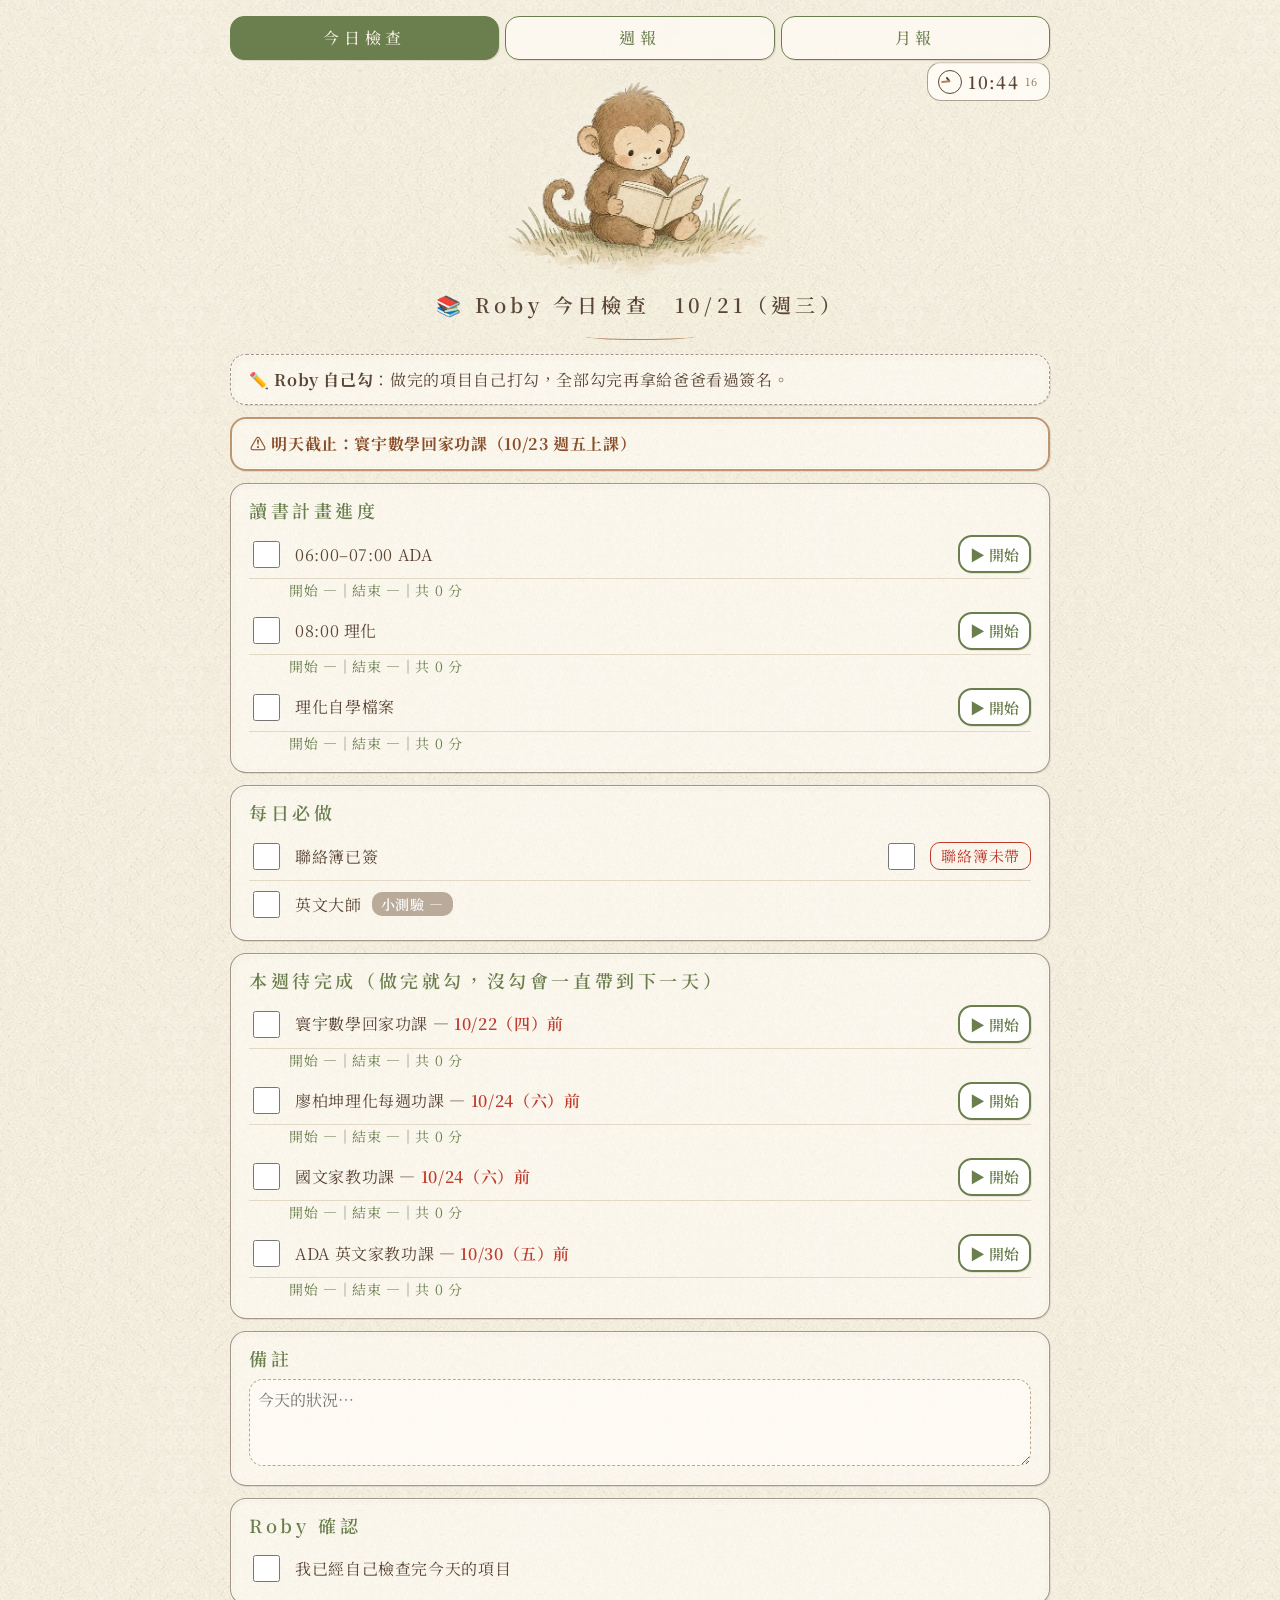
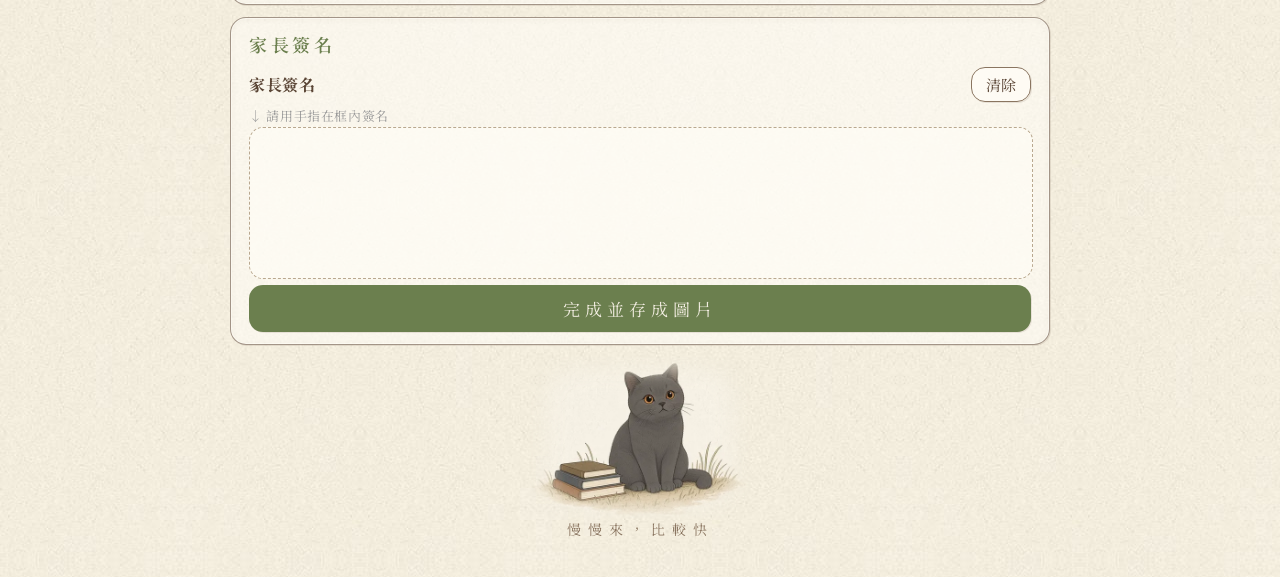
<file: legacy.html>
<!DOCTYPE html><html lang="zh-TW"><head><meta charset="utf-8">
<meta name="viewport" content="width=device-width,initial-scale=1,viewport-fit=cover">
<title>Roby 今日檢查 10/21</title>
<style>
body{font-family:-apple-system,"PingFang TC",sans-serif;margin:0;padding:16px;background:#f6f7fb;color:#222}
.card{background:#fff;border-radius:14px;padding:16px;margin-bottom:14px;box-shadow:0 1px 4px #0001}
h1{font-size:22px;margin:4px 0 12px}h2{font-size:17px;margin:0 0 10px;color:#555}
label{display:flex;align-items:center;gap:12px;padding:10px 0;border-bottom:1px solid #eee;font-size:17px}
label:last-child{border:0}input[type=checkbox]{width:26px;height:26px;accent-color:#2e7d32}
input:checked+span{text-decoration:line-through;color:#888}
textarea{width:100%;box-sizing:border-box;font-size:16px;border:1px solid #ddd;border-radius:8px;padding:8px}
canvas{display:block;width:100%;min-width:250px;height:150px;border:2px dashed #bbb;border-radius:10px;background:#fff;touch-action:none}
.row{display:flex;justify-content:space-between;align-items:center;margin:8px 0 4px}
button{font-size:15px;padding:6px 14px;border-radius:8px;border:1px solid #ccc;background:#fff}
#save{width:100%;padding:12px;font-size:17px;background:#2e7d32;color:#fff;border:0;margin-top:6px}
</style><meta name="robots" content="noindex,nofollow">
<meta name="apple-mobile-web-app-capable" content="yes"><meta name="mobile-web-app-capable" content="yes">
<meta name="apple-mobile-web-app-status-bar-style" content="default"><meta name="apple-mobile-web-app-title" content="Roby 今日檢查">
<meta name="theme-color" content="#6b7f4e"><link rel="manifest" href="manifest.webmanifest">
<link rel="apple-touch-icon" href="apple-touch-icon.png"><link rel="icon" href="icon-192.png">
<style>
body{max-width:820px!important;margin:0 auto!important;padding:20px!important;font-size:20px}
.nav{display:flex;gap:8px;margin:0 0 16px;position:sticky;top:0;z-index:5;background:#f6f7fb;padding:8px 0}
.nav a{flex:1;text-align:center;padding:14px;font-size:20px;border-radius:12px;text-decoration:none;color:#6b7f4e;background:#fff;border:2px solid #6b7f4e;font-weight:600}
.nav a.on{background:#6b7f4e;color:#fff}
h1{font-size:30px!important}h2{font-size:22px!important}
label{font-size:22px!important;padding:16px 0!important;gap:18px!important}
input[type=checkbox]{width:40px!important;height:40px!important;flex:none}
textarea{font-size:20px!important}button{font-size:19px!important}
canvas{height:220px!important}#save{padding:18px!important;font-size:22px!important}
td,th{font-size:18px!important;padding:10px 6px!important}p,li{font-size:19px}
.pts button{width:60px!important;height:48px!important}.row select{font-size:18px!important;padding:8px!important}
/* 戒除拖延 */
.trow{display:flex;align-items:center;gap:10px;border-bottom:1px solid #eee}.trow label{flex:1;border:0!important}
.tbtn{flex:none;min-width:110px;min-height:56px;font-size:20px!important;border-radius:12px!important;border:2px solid #6b7f4e!important;color:#6b7f4e;background:#fff;font-weight:600}
.tlog{font-size:18px;color:#6b7f4e;padding:0 0 12px 58px}
#tov{position:fixed;left:0;right:0;bottom:0;z-index:8;color:#fff;text-align:center;padding:18px 16px calc(18px + env(safe-area-inset-bottom));box-shadow:0 -4px 16px #0003}
#tov.focus{background:#c62828}#tov.rest{background:#1565c0}body.timing{padding-bottom:300px!important}
.tname{font-size:22px}.tphase{font-size:22px;opacity:.9}.tclock{font-size:96px;font-weight:700;font-variant-numeric:tabular-nums;line-height:1.1}
.tbtns{display:flex;gap:16px;justify-content:center;margin-top:8px}.tbtns button{min-width:160px;min-height:64px;font-size:24px!important;border-radius:14px;border:0;background:#fff;color:#222;font-weight:600}
</style>
<script>if('serviceWorker' in navigator)navigator.serviceWorker.register('sw.js');</script>
<link rel="preconnect" href="https://fonts.gstatic.com"><link href="https://fonts.googleapis.com/css2?family=Noto+Serif+TC:wght@400;600&display=swap" rel="stylesheet"><style>/* 紙感手繪主題：4 色 墨棕#5b4636 草綠#6b7f4e 暖棕#b5835a 米紙#f3eee2 */
html{background:#f3eee2 url(paper.jpg) repeat;}
body{background:transparent!important;color:#5b4636!important;font-family:"Noto Serif TC","Songti TC",-apple-system,serif!important;letter-spacing:.04em;line-height:1.6}
.hero{display:block;width:62%;max-width:460px;margin:8px auto 0}
h1{text-align:center;font-weight:600!important;letter-spacing:.28em;color:#5b4636;margin:10px 0 28px!important}
h1:after{content:"";display:block;width:110px;height:6px;margin:12px auto 0;border-bottom:1.5px solid #b5835a;border-radius:50%}
.sub{text-align:center;color:#8a7560!important;letter-spacing:.15em}
h2{color:#6b7f4e!important;letter-spacing:.2em;font-weight:600}
.card{background:rgba(255,253,247,.55)!important;box-shadow:none!important;border:1.5px solid #8a7560!important;border-radius:255px 18px 225px 18px/18px 225px 18px 255px!important;padding:24px 28px!important;margin:26px 0!important}
.card.tip{border-style:dashed!important;font-size:19px}
.card.warn{border-color:#b5835a!important;border-width:2px!important;color:#8a4f2a}
label,.trow,.subj,th,td{border-color:#e2d8c6!important}
input[type=checkbox]{accent-color:#6b7f4e!important}
input:checked+span{color:#a89a8a!important}
.nav{background:transparent!important;backdrop-filter:blur(4px)}
.nav a{border:1.5px solid #6b7f4e!important;color:#6b7f4e!important;background:rgba(255,253,247,.7)!important;border-radius:22px 8px 20px 10px!important;letter-spacing:.3em;font-weight:500}
.nav a.on{background:#6b7f4e!important;color:#f3eee2!important}
button{font-family:inherit;color:#5b4636;background:rgba(255,253,247,.8);border:1.5px solid #8a7560!important;border-radius:16px 6px 14px 8px!important}
#save{background:#6b7f4e!important;color:#f3eee2!important;border:0!important;letter-spacing:.3em;border-radius:24px 10px 22px 12px!important}
.tbtn{border-color:#6b7f4e!important;color:#6b7f4e!important}
.tlog{color:#6b7f4e!important}
textarea{background:rgba(255,253,247,.7);border:1.5px dashed #b9a88f!important;font-family:inherit;color:#5b4636}
canvas{border:1.5px dashed #b9a88f!important;background:rgba(255,253,247,.6)!important;border-radius:22px 8px 24px 10px!important}
#tov.focus{background:#8a5a3c!important}#tov.rest{background:#6b7f4e!important}
.tbtns button{background:#f3eee2!important;color:#5b4636!important}
.ok{color:#6b7f4e!important}.no{color:#b5835a!important}.bar{background:#e2d8c6!important}.bar>div{background:#6b7f4e!important}
.pts button{border-color:#b5835a!important;color:#b5835a!important;background:transparent!important}.pts button.on{background:#b5835a!important;color:#fff!important}
.add{background:transparent!important;color:#6b7f4e!important;border:1.5px dashed #6b7f4e!important;padding:8px 14px!important}
.del{border:0!important;color:#b5835a!important;background:none!important}
#done{position:fixed;inset:0;z-index:9;background:rgba(243,238,226,.92);display:flex;flex-direction:column;align-items:center;justify-content:center;text-align:center;font-size:28px;letter-spacing:.2em;color:#5b4636}
#done img{width:200px;border-radius:50%;mix-blend-mode:multiply;margin-bottom:16px}#done small{font-size:19px;color:#8a7560;margin-top:8px}
.foot{display:block;width:44%;max-width:330px;margin:10px auto 0}.footnote{text-align:center;color:#8a7560;letter-spacing:.5em;font-size:17px;margin:0 0 40px}
/* 緊湊版（Doc 要求）*/
body{font-size:16px!important;padding:12px 16px!important}
h1{font-size:20px!important;margin:6px 0 14px!important;letter-spacing:.22em}h2{font-size:18px!important;margin:0 0 6px!important}
.hero{width:42%;max-width:300px;margin:4px auto 0}.foot{width:30%;max-width:220px}
.card{padding:12px 18px!important;margin:12px 0!important}
label{font-size:16px!important;padding:7px 0!important;gap:12px!important}
input[type=checkbox]{width:27px!important;height:27px!important}
p,li,td,th,textarea,.card.tip{font-size:16px!important}td,th{padding:5px 4px!important}
button{font-size:15px!important}.nav{gap:6px;margin:0 0 6px;padding:4px 0}.nav a{font-size:16px!important;padding:8px!important}
.tbtn{min-width:72px;min-height:38px;font-size:15px!important;padding:4px 10px}.tlog{font-size:14px;padding:0 0 6px 40px}
canvas{height:150px!important}#save{padding:11px!important;font-size:17px!important}
.pts button{width:44px!important;height:36px!important}.row select{font-size:15px!important;padding:4px!important}
.tclock{font-size:64px}.tname,.tphase{font-size:17px}.tbtns button{min-width:120px;min-height:48px;font-size:18px!important}
#tov{padding:10px 12px calc(10px + env(safe-area-inset-bottom))}body.timing{padding-bottom:200px!important}
.footnote{font-size:14px;margin-bottom:24px}
/* 整齊柔圓角（取代不對稱手繪框）*/
.card{border:1.5px solid rgba(91,70,54,.55)!important;border-radius:16px!important;box-shadow:inset 0 0 0 1px rgba(255,253,247,.6),1px 1px 0 rgba(91,70,54,.12),inset 0 1px 6px rgba(91,70,54,.06)!important}
.card.warn{border-color:rgba(181,131,90,.85)!important}
.nav a,button,#save,.tbtn,.add,.tbtns button{border-radius:14px!important;box-shadow:1px 1px 0 rgba(91,70,54,.12)}
textarea,canvas{border-radius:14px!important}
input[type=checkbox]{border-radius:6px}
.due{color:#c0392b;font-weight:600}input:checked+span .due{color:#b9aa9a!important;font-weight:400}
/* 小時鐘與鬧鐘 */
body{position:relative}
#clk{position:absolute;top:62px;right:16px;z-index:4;display:flex;align-items:center;gap:6px;padding:5px 10px!important;background:rgba(255,253,247,.85)!important;border:1.5px solid rgba(91,70,54,.5)!important;border-radius:14px!important;color:#5b4636;font-variant-numeric:tabular-nums}
#clk .cf{position:relative;width:22px;height:22px;border:1.5px solid #5b4636;border-radius:50%;flex:none}
#clk .cf i{position:absolute;left:50%;bottom:50%;width:1.6px;background:#5b4636;border-radius:1px;transform-origin:50% 100%;margin-left:-.8px}
#clk .hh{height:6px}#clk .mm{height:8.5px;background:#b5835a!important}
#clk .ct{font-size:17px;letter-spacing:.08em;font-weight:600}#clk .cs{font-size:11px;color:#8a7560;width:14px}
#clk .cb{font-size:12px;opacity:.35}#clk.has .cb{opacity:1}
#alp,#alr{position:fixed;inset:0;z-index:10;background:rgba(91,70,54,.35);display:flex;align-items:center;justify-content:center;padding:16px}
.alb{background:#f3eee2 url(paper.jpg);border:1.5px solid rgba(91,70,54,.55);border-radius:16px;padding:16px 18px;width:100%;max-width:460px;box-shadow:0 6px 24px rgba(91,70,54,.25)}
.ali{display:flex;align-items:center;gap:10px;padding:6px 0;border-bottom:1px solid #e2d8c6}.ali b{font-size:20px;font-variant-numeric:tabular-nums}.ali span{flex:1;font-size:15px}
.ali label{padding:0!important;border:0!important}.ala{display:flex;gap:6px;margin:10px 0 4px;flex-wrap:wrap}.ala input{font-size:16px;padding:6px 8px;border:1.5px solid #b9a88f;border-radius:10px;background:#fffdf7;color:#5b4636;font-family:inherit}
.ala input#alL{flex:1;min-width:140px}.alh{display:block;color:#8a7560;font-size:13px;margin:4px 0 10px}.aln{color:#8a7560}.alclose{width:100%;padding:8px!important}
#alr .alb{text-align:center}.alrt{font-size:56px;font-weight:700;color:#5b4636;font-variant-numeric:tabular-nums}.alrl{font-size:20px;margin-bottom:12px}
#alr .tbtns button{min-width:140px;min-height:52px;font-size:18px!important}#alr .of{background:#6b7f4e!important;color:#f3eee2!important}
#clkbar{position:absolute;top:56px;right:16px;z-index:4;display:flex;flex-direction:column;align-items:flex-end;gap:6px}
#clkbar #clk{position:static}
#sysal{display:inline-block;padding:7px 12px;font-size:15px;color:#f3eee2;background:#6b7f4e;border-radius:14px;text-decoration:none;letter-spacing:.08em;box-shadow:1px 1px 0 rgba(91,70,54,.15)}
#clkbar{flex-direction:row!important;align-items:center!important;gap:4px!important}
#sysal{padding:0!important;background:none!important;box-shadow:none!important;width:88px;height:88px}
#sysal img{width:88px;height:88px;display:block;animation:wob 3.2s ease-in-out infinite;transform-origin:50% 85%}
#sysal:active img{transform:scale(.92)}
@keyframes wob{0%,78%,100%{transform:rotate(0)}82%{transform:rotate(-9deg)}86%{transform:rotate(8deg)}90%{transform:rotate(-6deg)}94%{transform:rotate(4deg)}}
@media (prefers-reduced-motion:reduce){#sysal img{animation:none}}
#sysw{display:flex;flex-direction:column;align-items:center}#schelp{font-size:11px;color:#8a7560;text-decoration:underline;text-underline-offset:2px;margin-top:-4px;padding:2px 4px}
.scol{padding-left:22px;margin:6px 0}.scol li{margin:6px 0;font-size:15px;line-height:1.6}
#clkbar{top:62px!important}#clk{cursor:default}
.score{display:inline-block;margin-left:10px;padding:1px 9px;border-radius:10px;font-size:14px;font-weight:600;color:#fff;letter-spacing:.05em;vertical-align:1px;text-decoration:none!important}
.sc-hi{background:#6b7f4e}.sc-mid{background:#b5835a}.sc-low{background:#c0392b}.sc-none{background:#b9aa9a}
input:checked+span .score{color:#fff!important;opacity:.75}
.pair{display:flex;gap:10px;align-items:center;border-bottom:1px solid #e2d8c6}.pair label{border:0!important}.pair label:first-child{flex:1}
.tagred{display:inline-block;padding:1px 10px;border-radius:10px;border:1.5px solid #c0392b;color:#c0392b;font-size:15px;letter-spacing:.05em}
label.alt input:checked+span{text-decoration:none!important}label.alt input:checked+span .tagred{background:#c0392b;color:#fff!important;font-weight:600}
</style></head><body><img id="paperimg" src="paper.jpg" hidden alt=""><div class="nav"><a href="./" class="on">今日檢查</a><a href="weekly.html" class="">週報</a><a href="monthly.html" class="">月報</a></div><img class="hero" src="monkey-hero.webp" alt="">
<h1>📚 Roby 今日檢查　10/21（週三）</h1>
<div class="card tip">✏️ <b>Roby 自己勾</b>：做完的項目自己打勾，全部勾完再拿給爸爸看過簽名。</div>
<div class="card warn"><b>⚠️ 明天截止：寰宇數學回家功課（10/23 週五上課）</b></div>
<div class="card" data-timer><h2>讀書計畫進度</h2>
<label><input type="checkbox"><span>06:00–07:00 ADA</span></label>
<label><input type="checkbox"><span>08:00 理化</span></label>
<label><input type="checkbox"><span>理化自學檔案</span></label></div>
<div class="card"><h2>每日必做</h2>
<div class="pair"><label><input type="checkbox" data-excl="cb"><span>聯絡簿已簽</span></label><label class="alt"><input type="checkbox" data-excl="cb"><span><span class="tagred">聯絡簿未帶</span></span></label></div>
<label><input type="checkbox"><span id="eng">英文大師<span class="score" data-score="" data-label="小測驗"></span></span></label></div>
<div class="card" data-timer><h2>本週待完成（做完就勾，沒勾會一直帶到下一天）</h2>
<label><input type="checkbox"><span>寰宇數學回家功課 — <span class="due">10/22（四）前</span></span></label>
<label><input type="checkbox"><span>廖柏坤理化每週功課 — <span class="due">10/24（六）前</span></span></label>
<label><input type="checkbox"><span>國文家教功課 — <span class="due">10/24（六）前</span></span></label>
<label><input type="checkbox"><span>ADA 英文家教功課 — <span class="due">10/30（五）前</span></span></label></div>
<div class="card"><h2>備註</h2><textarea rows="3" placeholder="今天的狀況…"></textarea></div>
<div class="card"><h2>Roby 確認</h2><label><input type="checkbox"><span>我已經自己檢查完今天的項目</span></label></div>
<div class="card"><h2>家長簽名</h2>
<div class="row"><b>家長簽名</b><button onclick="clr(0)">清除</button></div><div style="color:#999;font-size:13px">↓ 請用手指在框內簽名</div><canvas width="600" height="150"></canvas>
<button id="save" onclick="save()">完成並存成圖片</button></div>
<script>
const cs=[...document.querySelectorAll('canvas')];
cs.forEach(c=>{const r=devicePixelRatio||1;const w=c.clientWidth||600,h=c.clientHeight||150;c.width=w*r;c.height=h*r;
const x=c.getContext('2d');x.scale(r,r);x.lineWidth=2.5;x.lineCap='round';x.strokeStyle='#5b4636';let d=false;
const p=e=>{const b=c.getBoundingClientRect();return[e.clientX-b.left,e.clientY-b.top]};
c.onpointerdown=e=>{d=true;x.beginPath();x.moveTo(...p(e))};
c.onpointermove=e=>{if(d){x.lineTo(...p(e));x.stroke()}};
c.onpointerup=c.onpointerleave=()=>d=false;});
function clr(i){const c=cs[i];c.getContext('2d').clearRect(0,0,c.width,c.height)}
function save(){const INK='#5b4636',GRN='#6b7f4e',ACC='#b5835a';
const items=[...document.querySelectorAll('label')].map(l=>[l.querySelector('input').checked,l.querySelector('span').innerText,(l.dataset.log||'').replace(/[（）]/g,''),(l.querySelector('.due')||{}).innerText||'',l.querySelector('.score'),l.classList.contains('alt')]);
const W=820,hero=document.querySelector('.hero'),HH=hero?300:0,H=HH+170+items.reduce((s,i)=>s+(i[2]?84:56),0)+330+230,o=document.createElement('canvas');o.width=W*2;o.height=H*2;const x=o.getContext('2d');x.scale(2,2);
x.fillStyle='#f3eee2';x.fillRect(0,0,W,H);const pt=document.getElementById('paperimg');if(pt&&pt.complete){x.fillStyle=x.createPattern(pt,'repeat');x.fillRect(0,0,W,H)}
if(hero){const w=420,h=w*hero.naturalHeight/hero.naturalWidth;x.drawImage(hero,(W-w)/2,10,w,h);x.globalCompositeOperation='source-over'}
const SF='"Noto Serif TC","Songti TC",serif';x.textAlign='center';x.fillStyle=INK;x.font='600 34px '+SF;x.letterSpacing='6px';x.fillText(document.querySelector('h1').innerText.replace(/^\W+/,''),W/2,HH+60);x.letterSpacing='0px';
x.strokeStyle=ACC;x.lineWidth=1.5;x.beginPath();x.moveTo(W/2-60,HH+82);x.quadraticCurveTo(W/2,HH+76,W/2+60,HH+84);x.stroke();x.textAlign='left';
let y=HH+140;items.forEach(([c,t,lg,du,sc,alt])=>{if(sc)t=t.slice(0,t.length-sc.innerText.length).trim();x.strokeStyle=INK;x.lineWidth=1.5;x.beginPath();x.roundRect?x.roundRect(50,y-24,28,28,6):x.rect(50,y-24,28,28);x.stroke();if(c){x.strokeStyle=GRN;x.lineWidth=3.5;x.beginPath();x.moveTo(54,y-10);x.lineTo(63,y);x.lineTo(80,y-28);x.stroke()}
x.fillStyle=c?'#9a8a7a':INK;x.font='25px '+SF;if(alt&&c){x.font='600 25px '+SF;const tw=x.measureText(t).width+24;x.fillStyle='#c0392b';x.beginPath();x.roundRect?x.roundRect(89,y-26,tw,34,10):x.rect(89,y-26,tw,34);x.fill();x.fillStyle='#fff';}if(du&&t.endsWith(du)){const a=t.slice(0,-du.length);x.fillText(a,95,y);const ax=95+x.measureText(a).width;x.fillStyle=c?'#b9aa9a':'#c0392b';x.font='600 25px '+SF;x.fillText(du,ax,y)}else x.fillText(t,95,y);if(sc){const st=sc.innerText.trim(),sx=95+x.measureText(t).width+14;x.font='600 20px '+SF;const tw=x.measureText(st).width+20;x.fillStyle=getComputedStyle(sc).backgroundColor;x.beginPath();x.roundRect?x.roundRect(sx,y-23,tw,30,10):x.rect(sx,y-23,tw,30);x.fill();x.fillStyle='#fff';x.fillText(st,sx+10,y-1)}y+=36;if(lg){x.fillStyle=GRN;x.font='20px '+SF;x.fillText(lg,95,y-4);y+=28}y+=20});
const n=document.querySelector('textarea').value;x.fillStyle=INK;x.font='23px '+SF;if(n){x.fillText('備註：'+n,50,y);y+=46}
x.fillText('家長簽名',50,y+30);x.strokeStyle='rgba(91,70,54,.14)';x.lineWidth=1.5;x.beginPath();x.roundRect?x.roundRect(171,y+1,600,180,14):0;x.stroke();x.strokeStyle='rgba(91,70,54,.6)';x.beginPath();x.roundRect?x.roundRect(170,y,600,180,14):x.rect(170,y,600,180);x.stroke();x.drawImage(cs[0],175,y+5,590,170);const cf=document.querySelector('.foot');if(cf){x.drawImage(cf,(W-280)/2,y+200,280,280*cf.naturalHeight/cf.naturalWidth);x.globalCompositeOperation='source-over'}
o.toBlob(async b=>{const url=URL.createObjectURL(b);const f=new File([b],'Roby檢查_1021.png',{type:'image/png'});
if(navigator.canShare&&navigator.canShare({files:[f]})){try{await navigator.share({files:[f],title:'Roby檢查 10/21'});return}catch(e){}}
showImg(url)},'image/png');}
function showImg(url){const d=document.createElement('div');d.style.cssText='position:fixed;inset:0;background:#000c;z-index:9;display:flex;flex-direction:column;align-items:center;justify-content:center;padding:16px';
d.innerHTML='<p style="color:#fff;font-size:18px;text-align:center">長按下方圖片，選「加入照片」或「儲存影像」</p><img src="'+url+'" style="max-width:100%;max-height:75vh;background:#fff;border-radius:8px"><button style="margin-top:14px;font-size:17px;padding:10px 24px">關閉</button>';
d.querySelector('button').onclick=()=>d.remove();document.body.appendChild(d);}
</script><img class="foot" src="cat-foot.webp" alt="讀書的小貓"><div class="footnote">慢慢來，比較快</div><script>/* 二擇一：同 data-excl 群組的勾選框互斥，可都不選 */
document.querySelectorAll('input[data-excl]').forEach(function(e){e.addEventListener('change',function(){if(e.checked)document.querySelectorAll('input[data-excl="'+e.dataset.excl+'"]').forEach(function(o){if(o!==e)o.checked=false})})});
</script><script>document.querySelectorAll('.score').forEach(function(s){var v=(s.dataset.score||'').trim(),n=parseFloat(v),lb=s.dataset.label||'小測驗';
s.textContent=lb+' '+(v===''?'—':v+' 分');s.classList.add(v===''||isNaN(n)?'sc-none':n>=90?'sc-hi':n>=70?'sc-mid':'sc-low');});
</script><script>(function(){
var K='roby-check-'+'2026-10-21',TK='roby-timer',FOCUS=25*60e3,REST=5*60e3;
var els=[...document.querySelectorAll('input[type=checkbox],textarea')];
var S={};try{S=JSON.parse(localStorage.getItem(K)||'{}')}catch(e){}
if(!S.t)S.t={};
function save(){els.forEach(function(x,j){S[j]=x.type=='checkbox'?x.checked:x.value});localStorage.setItem(K,JSON.stringify(S));}
var hm=function(ms){return new Date(ms).toLocaleTimeString('zh-TW',{timeZone:'Asia/Taipei',hour:'2-digit',minute:'2-digit',hourCycle:'h23'})};
var logs={};
function tot(t){return (t.acc||0)+(t.run?Date.now()-t.run:0)}
function render(i){var t=S.t[i]||{},d=logs[i];if(!d)return;
 var s='開始 '+(t.s?hm(t.s):'—')+'｜結束 '+(t.e&&!t.on?hm(t.e):'—')+'｜共 '+Math.floor(tot(t)/60e3)+' 分';
 d.textContent=s;els[i].closest('label').dataset.log=t.s?'（'+s+'）':'';}
function renderAll(){for(var i in logs)render(i)}
els.forEach(function(e,i){if(i in S){if(e.type=='checkbox')e.checked=S[i];else e.value=S[i];}});
document.querySelectorAll('[data-timer] label').forEach(function(l){var cb=l.querySelector('input'),i=els.indexOf(cb);
 var w=document.createElement('div');w.className='trow';l.parentNode.insertBefore(w,l);w.appendChild(l);
 var b=document.createElement('button');b.className='tbtn';b.textContent='▶ 開始';b.onclick=function(){start(i)};w.appendChild(b);
 var d=document.createElement('div');d.className='tlog';w.after(d);logs[i]=d;render(i);});
function pauseRun(i,at){var t=S.t[i];if(t&&t.run){t.acc=(t.acc||0)+Math.max(0,(at||Date.now())-t.run);t.run=null}}
function finish(i){var t=S.t[i];if(!t||!t.s)return;pauseRun(i);t.e=Date.now();t.on=false;render(i);save();}
els.forEach(function(e,i){e.addEventListener(e.type=='checkbox'?'change':'input',function(){
 if(e.type=='checkbox'&&logs[i]&&e.checked){var T=getT();if(T&&T.i==i)setT(null);if(S.t[i]&&S.t[i].s)finish(i);}
 save();});});
var ov=document.createElement('div');ov.id='tov';ov.innerHTML='<div class="tname"></div><div class="tphase"></div><div class="tclock">25:00</div><div class="tbtns"><button class="tp">⏸ 暫停</button><button class="tx">■ 結束</button></div>';
document.body.appendChild(ov);var ac;
function getT(){try{return JSON.parse(localStorage.getItem(TK)||'null')}catch(e){return null}}
function setT(t){t?localStorage.setItem(TK,JSON.stringify(t)):localStorage.removeItem(TK);tick();}
function name(i){var s=els[i].closest('label').querySelector('span');return s?s.textContent:''}
function start(i){var T=getT();if(T&&T.i==i)return;
 if(T&&!confirm('已經有一個計時在進行（'+name(T.i)+'），要結束它改計時這一項嗎？'))return;
 if(T){finish(T.i)}
 try{ac=ac||new (window.AudioContext||window.webkitAudioContext)();ac.resume()}catch(e){}
 var t=S.t[i]=S.t[i]||{acc:0};if(!t.s)t.s=Date.now();t.run=Date.now();t.on=true;t.e=null;save();render(i);
 setT({k:K,i:i,ph:'f',end:Date.now()+FOCUS});}
function beep(n){try{ac=ac||new (window.AudioContext||window.webkitAudioContext)();for(var k=0;k<n;k++){var o=ac.createOscillator(),g=ac.createGain();o.frequency.value=880;o.connect(g);g.connect(ac.destination);var t0=ac.currentTime+k*0.5;g.gain.setValueAtTime(0.4,t0);g.gain.exponentialRampToValueAtTime(0.001,t0+0.4);o.start(t0);o.stop(t0+0.4);}}catch(e){}if(navigator.vibrate)navigator.vibrate([300,150,300]);}
function fmt(ms){ms=Math.max(0,ms);var s=Math.ceil(ms/1000);return String(Math.floor(s/60)).padStart(2,'0')+':'+String(s%60).padStart(2,'0')}
function tick(){var T=getT();if(T&&T.k!==K){T=null;localStorage.removeItem(TK)}
 renderAll();
 if(!T){ov.style.display='none';document.body.classList.remove('timing');return}
 ov.style.display='';document.body.classList.add('timing');ov.className=T.ph=='f'?'focus':'rest';
 var left=T.paused!=null?T.paused:T.end-Date.now();
 if(left<=0&&T.paused==null){if(T.ph=='f'){pauseRun(T.i,T.end);save();beep(3);T={k:K,i:T.i,ph:'r',end:Date.now()+REST};localStorage.setItem(TK,JSON.stringify(T));left=T.end-Date.now();setTimeout(function(){alert('25 分鐘到了！休息 5 分鐘 ☕')},50);}
  else{beep(2);localStorage.removeItem(TK);ov.style.display='none';document.body.classList.remove('timing');setTimeout(function(){alert('休息結束！可以按「開始」再專注一輪 💪')},50);return;}}
 ov.querySelector('.tname').textContent=name(T.i);
 ov.querySelector('.tphase').textContent=T.ph=='f'?'🍅 專注中':'☕ 休息 5 分鐘（不計入）';
 ov.querySelector('.tclock').textContent=fmt(left);
 ov.querySelector('.tp').textContent=T.paused!=null?'▶ 繼續':'⏸ 暫停';}
ov.querySelector('.tp').onclick=function(){var T=getT();if(!T)return;
 if(T.paused!=null){T.end=Date.now()+T.paused;delete T.paused;if(T.ph=='f'){S.t[T.i].run=Date.now();save()}}
 else{T.paused=T.end-Date.now();if(T.ph=='f'){pauseRun(T.i);save()}}setT(T)};
ov.querySelector('.tx').onclick=function(){if(confirm('結束這次計時？')){var T=getT();if(T)finish(T.i);setT(null)}};
setInterval(tick,1000);document.addEventListener('visibilitychange',tick);tick();
})();
(function(){var cbs=[...document.querySelectorAll('input[type=checkbox]')].filter(c=>!c.closest('label.alt')),shown=false;
function chk(){var all=cbs.every(c=>c.checked);if(all&&!shown){shown=true;var d=document.createElement('div');d.id='done';
d.innerHTML='<img src="monkey-head.png" alt=""><div>全部完成了！</div><small>小猴子替你開心 · 點一下關閉</small>';d.onclick=()=>d.remove();document.body.appendChild(d);}if(!all)shown=false;}
cbs.forEach(c=>c.addEventListener('change',chk));})();
</script><script>(function(){/* 小時鐘（僅顯示台北時間；鬧鐘版備份在 /workspace/roby/backup_alarm/）*/
var fmt=new Intl.DateTimeFormat('zh-TW',{timeZone:'Asia/Taipei',hour:'2-digit',minute:'2-digit',second:'2-digit',hourCycle:'h23'});
var c=document.createElement('div');c.id='clk';c.innerHTML='<span class="cf"><i class="hh"></i><i class="mm"></i></span><span class="ct">--:--</span><small class="cs"></small>';
var bar=document.createElement('div');bar.id='clkbar';bar.appendChild(c);document.body.appendChild(bar);
function tick(){var o={};fmt.formatToParts(new Date()).forEach(p=>o[p.type]=p.value);
c.querySelector('.ct').textContent=o.hour+':'+o.minute;c.querySelector('.cs').textContent=o.second;
var h=+o.hour%12,m=+o.minute;c.querySelector('.hh').style.transform='rotate('+(h*30+m/2)+'deg)';c.querySelector('.mm').style.transform='rotate('+(m*6)+'deg)';}
setInterval(tick,1000);document.addEventListener('visibilitychange',tick);tick();})();
</script></body></html>
</file>
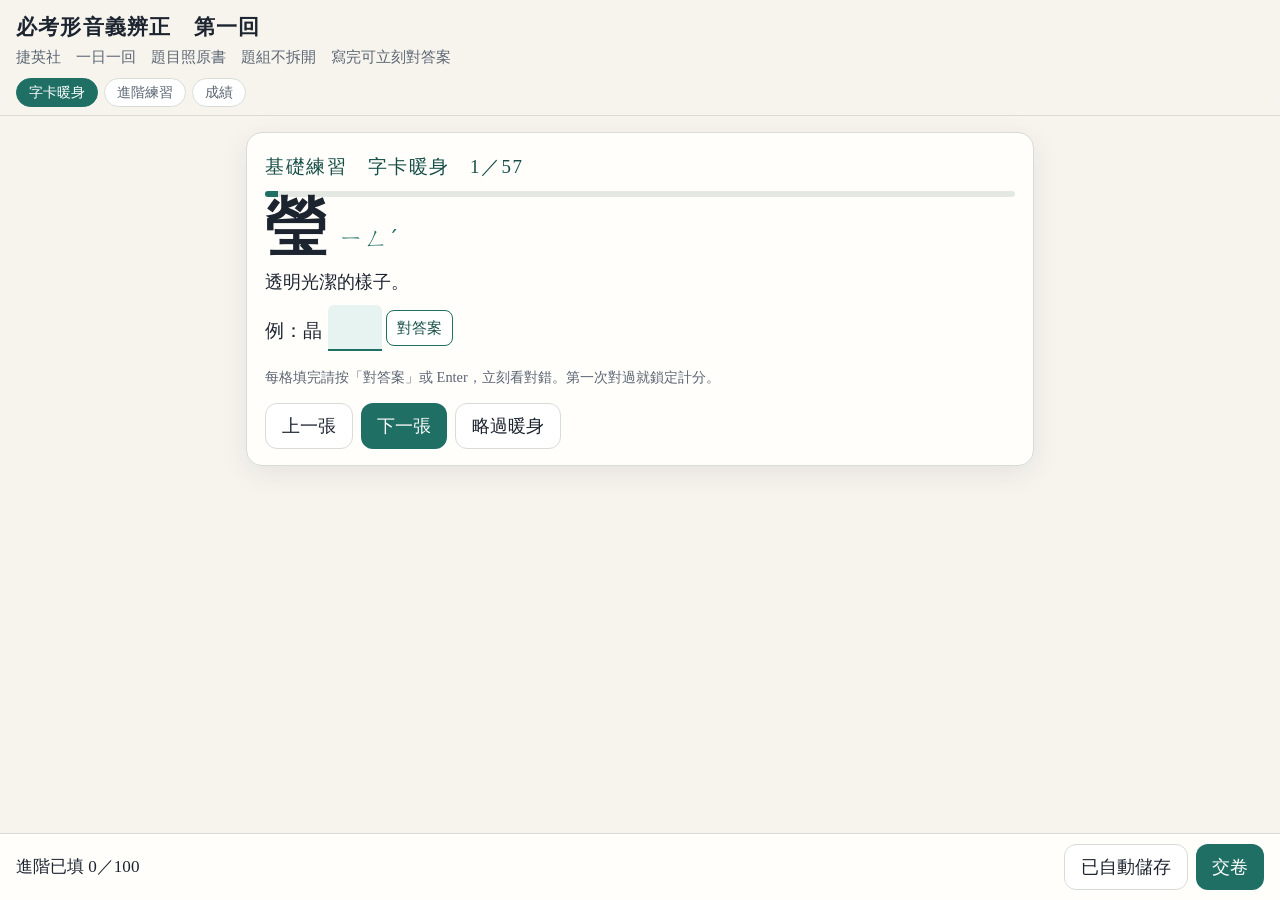
<file: xingyin/r01.html>
<!DOCTYPE html>
<html lang="zh-Hant-TW">
<head>
<meta charset="utf-8">
<meta name="viewport" content="width=device-width, initial-scale=1, viewport-fit=cover">
<meta name="apple-mobile-web-app-capable" content="yes">
<meta name="apple-mobile-web-app-title" content="形音義第一回">
<title>必考形音義辨正　第一回</title>
<style>
:root{
  --ink:#1c2430; --muted:#5b6573; --line:#d7ddd6; --paper:#f7f4ee;
  --card:#fffefb; --teal:#1f6f64; --teal-d:#164e47; --teal-s:#e6f3f0;
  --gold:#b8860b; --wrong:#9b2c2c; --wrong-s:#fdecec; --ok:#1f6f3a; --ok-s:#e8f6ec;
  --shadow:0 8px 28px rgba(28,36,48,.08);
}
*{box-sizing:border-box}
html,body{margin:0;padding:0;background:var(--paper);color:var(--ink);
  font-family:"Iwanami Mincho","Noto Serif CJK TC","Source Han Serif TC","Noto Serif TC","PMingLiU","Songti TC",serif;
  font-size:18px;line-height:1.7;}

.zy,.bopo,.char-hero .zy,.wrong-item,.ans-line{
  font-family:"Noto Sans CJK TC","Noto Sans TC","Source Han Sans TC","PingFang TC","Microsoft JhengHei","Heiti TC",sans-serif;
}
.char-hero .zy{letter-spacing:.12em;font-weight:500;}
button,input,select{font-family:"Noto Sans CJK TC","Source Han Sans TC","Noto Sans TC","PingFang TC","Heiti TC",sans-serif;}
body{min-height:100dvh;padding-bottom:96px;}
header.app{
  position:sticky;top:0;z-index:20;background:rgba(247,244,238,.92);
  backdrop-filter:blur(10px);border-bottom:1px solid var(--line);
  padding:10px 16px 8px;}
header.app h1{margin:0;font-size:1.15rem;font-weight:700;letter-spacing:.06em;}
header.app .sub{color:var(--muted);font-size:.82rem;}
nav.steps{display:flex;gap:6px;margin-top:8px;flex-wrap:wrap;}
nav.steps button{border:1px solid var(--line);background:#fff;border-radius:999px;padding:4px 12px;font-size:.8rem;color:var(--muted);}
nav.steps button.on{background:var(--teal);color:#fff;border-color:var(--teal);}
main{max-width:820px;margin:0 auto;padding:16px 16px 40px;}
.card{background:var(--card);border:1px solid var(--line);border-radius:16px;box-shadow:var(--shadow);padding:18px 18px 16px;margin:0 0 16px;}
.sec-title{font-size:1.05rem;color:var(--teal-d);margin:0 0 8px;letter-spacing:.08em;}
.instr{color:var(--muted);font-size:.92rem;margin:0 0 12px;}
.char-hero{display:flex;align-items:flex-end;gap:14px;margin-bottom:8px;}
.char-hero .ch{font-size:3.4rem;line-height:1;font-weight:700;}
.char-hero .zy{font-size:1.25rem;color:var(--teal);letter-spacing:.1em;}
.def{margin:4px 0;}
.ex-row{display:flex;flex-wrap:wrap;align-items:center;gap:6px;margin:8px 0;font-size:1.05rem;}
.blank{display:inline-flex;align-items:center;justify-content:center;
  width:2.6em;min-width:2.6em;max-width:2.6em;flex:0 0 2.6em;height:2.2em;padding:0 4px;border:none;border-bottom:2px solid var(--teal);
  background:var(--teal-s);border-radius:6px 6px 0 0;font-size:1.15rem;text-align:center;color:var(--ink);}
.blank:focus{outline:2px solid var(--teal);}
.note{font-size:.82rem;color:var(--muted);}
.rowbtns{display:flex;gap:8px;flex-wrap:wrap;margin-top:14px;}
.btn{appearance:none;border:none;border-radius:12px;padding:10px 16px;font-size:1rem;cursor:pointer;}
.btn.primary{background:var(--teal);color:#fff;}
.btn.ghost{background:#fff;border:1px solid var(--line);color:var(--ink);}
.btn.warn{background:var(--wrong);color:#fff;}
.item{padding:12px 0;border-top:1px dashed var(--line);}
.item:first-child{border-top:none;}
.qnum{display:inline-block;min-width:1.8em;color:var(--teal-d);font-weight:700;}
.stem{margin:0 0 8px;}
.quotes{color:var(--teal-d);}
.zy-in{width:6.2em;min-width:6.2em;max-width:7.5em;flex:0 0 6.2em;margin:0 6px 6px 0;font-family:"Noto Sans CJK TC","Noto Sans TC","Source Han Sans TC","PingFang TC","Microsoft JhengHei","Heiti TC",sans-serif;}
.gz-in{width:2.6em;margin:0 6px 6px 0;font-size:1.2rem;}
.gc-in{width:2.6em;font-size:1.2rem;}
.opts{display:grid;gap:8px;}
.opt{display:flex;gap:8px;align-items:flex-start;border:1px solid var(--line);border-radius:12px;padding:8px 10px;background:#fff;cursor:pointer;text-align:left;}
.opt input{margin-top:.45em;}
.opt.on{border-color:var(--teal);background:var(--teal-s);}
.codes{display:grid;grid-template-columns:repeat(4,1fr);gap:4px 8px;background:var(--teal-s);border-radius:12px;padding:8px 10px;margin-bottom:12px;position:sticky;top:108px;z-index:5;font-size:.9rem;}
.codes span{font-size:.95rem;}
.codes b{color:var(--teal-d);}
.letters{display:flex;flex-wrap:wrap;gap:6px;}
.letters button{width:2.2em;height:2.2em;border-radius:8px;border:1px solid var(--line);background:#fff;font-weight:700;}
.letters button.sel{background:var(--teal);color:#fff;border-color:var(--teal);}
.pass{background:#eef5f3;border-radius:12px;padding:12px 14px;margin:0 0 12px;text-align:justify;}
.pass h3{margin:0 0 6px;font-size:.95rem;color:var(--teal-d);}
table.gc10{width:100%;border-collapse:collapse;font-size:.95rem;}
table.gc10 th,table.gc10 td{border-bottom:1px solid var(--line);padding:6px 4px;text-align:center;}
.foot{position:fixed;left:0;right:0;bottom:0;background:rgba(255,254,251,.96);border-top:1px solid var(--line);
  padding:10px 16px calc(10px + env(safe-area-inset-bottom));display:flex;justify-content:space-between;align-items:center;gap:8px;z-index:30;}
.foot .score{font-size:.95rem;}
.ok{color:var(--ok)} .bad{color:var(--wrong)}
.badge{display:inline-block;border-radius:999px;padding:0 8px;font-size:.75rem;margin-left:6px;}
.badge.ok{background:var(--ok-s);color:var(--ok)}
.badge.bad{background:var(--wrong-s);color:var(--wrong)}
.result-box{font-size:1.6rem;text-align:center;padding:12px 0;}
.wrong-item{background:var(--wrong-s);border-radius:12px;padding:10px 12px;margin:8px 0;}
.ans-line{margin-top:4px;}
.study-box{background:var(--teal-s);border-radius:12px;padding:10px 12px;margin:8px 0;}
.progress{height:6px;background:#e4e8e3;border-radius:99px;overflow:hidden;margin:8px 0 0;}
.progress>i{display:block;height:100%;background:var(--teal);width:0;}
.hint{font-size:.8rem;color:var(--muted);margin:0 0 10px;}
.marked.ok .blank,.item.ok{/* noop */}
@media (max-width:520px){
  body{font-size:17px;}
  .char-hero .ch{font-size:2.8rem;}
  .codes{grid-template-columns:repeat(2,1fr);top:86px;}
}

.blank-wrap{display:inline-flex;align-items:center;gap:4px;flex-wrap:wrap;margin:0 4px 6px 0;vertical-align:middle;}
.fill-row{display:flex;flex-wrap:wrap;align-items:center;gap:6px 8px;margin-top:4px;}
.fill-lab{display:inline-flex;align-items:center;gap:4px;flex-wrap:wrap;}
.chk-btn{appearance:none;border:1px solid var(--teal);background:#fff;color:var(--teal-d);
  border-radius:8px;padding:6px 10px;font-size:.85rem;line-height:1.2;
  min-height:36px;min-width:44px;cursor:pointer;white-space:nowrap;}
.chk-btn:active{background:var(--teal-s);}
.fb{font-size:.85rem;margin-left:2px;
  font-family:"Noto Sans CJK TC","Noto Sans TC","Source Han Sans TC","PingFang TC","Microsoft JhengHei",sans-serif;}
input.blank.locked.ok{background:var(--ok-s);border-bottom-color:var(--ok);}
input.blank.locked.bad{background:var(--wrong-s);border-bottom-color:var(--wrong);}
input.blank.need{outline:2px solid var(--gold);}
input.blank[readonly]{cursor:default;}
.opt.locked{cursor:default;}
.opt.ok{border-color:var(--ok);background:var(--ok-s);}
.opt.bad{border-color:var(--wrong);background:var(--wrong-s);}
.letters.locked button{pointer-events:none;}
.letters button.sel.ok{background:var(--ok);color:#fff;border-color:var(--ok);}
.letters button.sel.bad{background:var(--wrong);color:#fff;border-color:var(--wrong);}
.letters button.reveal:not(.sel){border-color:var(--ok);box-shadow:0 0 0 2px var(--ok-s);}
table.gc10 td{text-align:left;}
table.gc10 th{text-align:center;}
</style>
</head>
<body>
<header class="app">
  <h1>必考形音義辨正　第一回</h1>
  <div class="sub">捷英社　一日一回　題目照原書　題組不拆開　寫完可立刻對答案</div>
  <nav class="steps" id="steps"></nav>
</header>
<main id="main"></main>
<footer class="foot" id="foot"></footer>
<script>

const DATA = {"meta":{"book":"捷英社《必考形音義辨正》","unit":1,"unit_title":"第一回","pages":"4–11，解答 p.133","principle":"題幹、選項、注音、標點、「」與故意錯字一律照原書，不做自動修正或改寫。題組不拆開。","scoring":{"advanced_total":100,"zhiyin_blanks":20,"guozi_blanks":20,"gaicuo_short":8,"gaicuo_passage":10,"peidui":24,"xuanze":18,"note":"進階練習每格一分，共一百分。改錯短句每題須錯字與正字都對才給一分。短文題組每格一分（錯字與正字都對）。字卡暖身另外計分，不計入這100分。"},"uncertain":[{"page":4,"item":"基礎「營」","detail":"「駐紮」之「紮」旁注音未能完全看清，疑為ㄓㄚˊ。"},{"page":6,"item":"基礎「豪」","detail":"「強橫」的「強」旁有注音，音值未再單獨放大確認。"},{"page":6,"item":"基礎「仰」敬慕義","detail":"例詞空格暫依「仰慕、景仰、久仰大名」排列，請核對原書空格位置。"},{"page":8,"item":"改錯短句第1題","detail":"題幹「玫瑰花□上」的錯字暫錄「辯」，不能完全排除「辨」。答案為「瓣」。"},{"page":8,"item":"改錯短句第2題","detail":"題幹「晶□剔透」的錯字暫錄「塋」，不能完全排除螢、營。答案為「瑩」。"},{"page":8,"item":"國字第5題","detail":"題幹為「陳大哥興趣十分「ㄉㄨㄣ ㄏㄡˋ」」，與「敦厚」相符；解答頁第5題卻印「廣泛」。暫依題幹作答敦厚。"}]},"warmup":{"title":"基礎練習（字卡暖身）","pages":"4–7","cards":[{"id":"r01-card-01","char":"瑩","zhuyin":"ㄧㄥˊ","type":"fill","defs":["透明光潔的樣子。"],"examples":[{"pattern":"晶（　）","answers":["瑩"]}],"source":{"page":4,"photo":"IMG_0952.HEIC"}},{"id":"r01-card-02","char":"螢","zhuyin":"ㄧㄥˊ","type":"fill","defs":["腹部會發出燐光（燐 ㄌㄧㄣˊ）的昆蟲。"],"examples":[{"pattern":"（　）火蟲","answers":["螢"]},{"pattern":"囊（　）映雪","answers":["螢"],"note":"囊 ㄋㄤˊ"}],"source":{"page":4,"photo":"IMG_0952.HEIC"}},{"id":"r01-card-03","char":"縈","zhuyin":"ㄧㄥˊ","type":"fill","defs":["圍繞、纏繞。"],"examples":[{"pattern":"魂牽夢（　）","answers":["縈"]}],"source":{"page":4,"photo":"IMG_0952.HEIC"}},{"id":"r01-card-04","char":"塋","zhuyin":"ㄧㄥˊ","type":"fill","defs":["墳地、墓地。"],"examples":[{"pattern":"墳（　）","answers":["塋"]},{"pattern":"祖（　）","answers":["塋"]}],"source":{"page":4,"photo":"IMG_0952.HEIC"}},{"id":"r01-card-05","char":"營","zhuyin":"ㄧㄥˊ","type":"fill","defs":["軍隊駐紮的地方。","謀求。","管理。","建設、建造。","活動的組織名稱。"],"examples":[{"pattern":"軍（　）","answers":["營"],"sense":0},{"pattern":"步步為（　）","answers":["營"],"sense":0},{"pattern":"鑽（　）","answers":["營"],"sense":1},{"pattern":"（　）私舞弊","answers":["營"],"sense":1},{"pattern":"民（　）事業","answers":["營"],"sense":2},{"pattern":"（　）造","answers":["營"],"sense":3},{"pattern":"（　）建","answers":["營"],"sense":3},{"pattern":"夏令（　）","answers":["營"],"sense":4},{"pattern":"戰鬥（　）","answers":["營"],"sense":4}],"source":{"page":4,"photo":"IMG_0952.HEIC"},"notes":["書中「紮」字旁印有注音，疑為ㄓㄚˊ。"],"uncertain":[{"field":"def0","detail":"「駐紮」之「紮」旁注音未能完全看清，暫錄為可能是ㄓㄚˊ。"}]},{"id":"r01-card-06","char":"疤","zhuyin":"ㄅㄚ","type":"fill","defs":["瘡口或傷口癒合後所留下的痕跡。"],"examples":[{"pattern":"（　）痕","answers":["疤"],"note":"瘡 ㄔㄨㄤ，癒 ㄩˋ"}],"source":{"page":4,"photo":"IMG_0952.HEIC"}},{"id":"r01-card-07","char":"靶","zhuyin":"ㄅㄚˇ","type":"fill","defs":["射擊的目標。"],"examples":[{"pattern":"槍（　）","answers":["靶"]},{"pattern":"打（　）","answers":["靶"]}],"source":{"page":4,"photo":"IMG_0952.HEIC"}},{"id":"r01-card-08","char":"葩","zhuyin":"ㄆㄚ","type":"fill","defs":["花。"],"examples":[{"pattern":"奇（　）","answers":["葩"]}],"source":{"page":4,"photo":"IMG_0952.HEIC"}},{"id":"r01-card-09","char":"杷","zhuyin":"ㄆㄚˊ","type":"fill","defs":["植物名。"],"examples":[{"pattern":"枇（　）","answers":["杷"]}],"source":{"page":4,"photo":"IMG_0952.HEIC"}},{"id":"r01-card-10","char":"琶","zhuyin":"ㄆㄚˊ","type":"fill","defs":["樂器名。"],"examples":[{"pattern":"琵（　）","answers":["琶"]}],"source":{"page":4,"photo":"IMG_0952.HEIC"}},{"id":"r01-card-11","char":"巴","zhuyin":"ㄅㄚ","type":"fill","defs":["期望、盼望。"],"examples":[{"pattern":"（　）望","answers":["巴"]}],"source":{"page":4,"photo":"IMG_0952.HEIC"}},{"id":"r01-card-12","char":"芭","zhuyin":"ㄅㄚ","type":"fill","defs":["植物名。"],"examples":[{"pattern":"（　）蕉","answers":["芭"]}],"source":{"page":4,"photo":"IMG_0952.HEIC"}},{"id":"r01-card-13","char":"笆","zhuyin":"ㄅㄚ","type":"fill","defs":["用竹枝或竹片編成的片狀物。"],"examples":[{"pattern":"竹籬（　）","answers":["笆"]}],"source":{"page":4,"photo":"IMG_0952.HEIC"}},{"id":"r01-card-14","char":"乏","zhuyin":"ㄈㄚˊ","type":"fill","defs":["欠缺。","沒有。","疲勞的。"],"examples":[{"pattern":"（　）味","answers":["乏"],"sense":0},{"pattern":"缺（　）","answers":["乏"],"sense":0},{"pattern":"（　）人問津","answers":["乏"],"sense":1},{"pattern":"分身（　）術","answers":["乏"],"sense":1},{"pattern":"疲（　）","answers":["乏"],"sense":2},{"pattern":"兵困馬（　）","answers":["乏"],"sense":2}],"source":{"page":4,"photo":"IMG_0952.HEIC"}},{"id":"r01-card-15","char":"泛","zhuyin":"ㄈㄢˋ","type":"fill","defs":["漂浮。","不切實。","廣博、普遍。","尋常的、浮淺的。"],"examples":[{"pattern":"（　）舟","answers":["泛"],"sense":0},{"pattern":"虛（　）","answers":["泛"],"sense":1},{"pattern":"空（　）","answers":["泛"],"sense":1},{"pattern":"廣（　）","answers":["泛"],"sense":2},{"pattern":"（　）（　）之輩","answers":["泛","泛"],"sense":3},{"pattern":"（　）（　）之交","answers":["泛","泛"],"sense":3}],"source":{"page":4,"photo":"IMG_0952.HEIC"}},{"id":"r01-card-16","char":"砭","zhuyin":"ㄅㄧㄢ","type":"fill","defs":["比喻規勸過失。"],"examples":[{"pattern":"針（　）","answers":["砭"]}],"source":{"page":4,"photo":"IMG_0952.HEIC"}},{"id":"r01-card-17","char":"眨","zhuyin":"ㄓㄚˇ","type":"fill","defs":["眼瞼（瞼 ㄐㄧㄢˇ）一開一閉。"],"examples":[{"pattern":"（　）眼","answers":["眨"]}],"source":{"page":5,"photo":"IMG_0953.HEIC"}},{"id":"r01-card-18","char":"貶","zhuyin":"ㄅㄧㄢˇ","type":"fill","defs":["降低、減少。","指出缺點，給予低微的評價。","官員降級任用。"],"examples":[{"pattern":"（　）值","answers":["貶"],"sense":0},{"pattern":"自（　）身價","answers":["貶"],"sense":0},{"pattern":"褒（　）","answers":["貶"],"sense":1},{"pattern":"（　）官","answers":["貶"],"sense":2}],"source":{"page":5,"photo":"IMG_0953.HEIC"}},{"id":"r01-card-19","char":"罷","zhuyin":"ㄅㄚˋ","type":"fill","defs":["停止。","免除、廢止。","嘆詞。表示失望、忿恨等的語氣。","完畢。"],"examples":[{"pattern":"欲（　）不能","answers":["罷"],"sense":0},{"pattern":"（　）工","answers":["罷"],"sense":0},{"pattern":"（　）免","answers":["罷"],"sense":1},{"pattern":"（　）官","answers":["罷"],"sense":1},{"pattern":"（　）了","answers":["罷"],"sense":2},{"pattern":"吃（　）","answers":["罷"],"sense":3}],"source":{"page":5,"photo":"IMG_0953.HEIC"}},{"id":"r01-card-20","char":"霸","zhuyin":"ㄅㄚˋ","type":"fill","defs":["把持、稱雄。","強橫無理。","古時諸侯的首領。"],"examples":[{"pattern":"獨（　）一方","answers":["霸"],"sense":0},{"pattern":"（　）占","answers":["霸"],"sense":1},{"pattern":"（　）道","answers":["霸"],"sense":1},{"pattern":"春秋五（　）","answers":["霸"],"sense":2}],"source":{"page":5,"photo":"IMG_0953.HEIC"}},{"id":"r01-card-21","char":"壩","zhuyin":"ㄅㄚˋ","type":"fill","defs":["築在河上或湖口狹處，用以擋水並提高水位的建築物。"],"examples":[{"pattern":"水（　）","answers":["壩"]}],"source":{"page":5,"photo":"IMG_0953.HEIC"}},{"id":"r01-card-22","char":"辨","zhuyin":"ㄅㄧㄢˋ","type":"fill","defs":["分別、判別。"],"examples":[{"pattern":"（　）別","answers":["辨"]},{"pattern":"明（　）是非","answers":["辨"]}],"source":{"page":5,"photo":"IMG_0953.HEIC"}},{"id":"r01-card-23","char":"辦","zhuyin":"ㄅㄢˋ","type":"fill","defs":["處理事務。","創設、經營。"],"examples":[{"pattern":"公事公（　）","answers":["辦"],"sense":0},{"pattern":"興（　）","answers":["辦"],"sense":1},{"pattern":"創（　）","answers":["辦"],"sense":1}],"source":{"page":5,"photo":"IMG_0953.HEIC"}},{"id":"r01-card-24","char":"辯","zhuyin":"ㄅㄧㄢˋ","type":"fill","defs":["爭論是非曲直。"],"examples":[{"pattern":"（　）論","answers":["辯"]},{"pattern":"百口莫（　）","answers":["辯"]}],"source":{"page":5,"photo":"IMG_0953.HEIC"}},{"id":"r01-card-25","char":"瓣","zhuyin":"ㄅㄢˋ","type":"fill","defs":["花片。"],"examples":[{"pattern":"花（　）","answers":["瓣"]}],"source":{"page":5,"photo":"IMG_0953.HEIC"}},{"id":"r01-card-26","char":"辮","zhuyin":"ㄅㄧㄢˋ","type":"fill","defs":["分股編成長條狀的頭髮。"],"examples":[{"pattern":"髮（　）","answers":["辮"]}],"source":{"page":5,"photo":"IMG_0953.HEIC"}},{"id":"r01-card-27","char":"占","zhuyin":["ㄓㄢ","ㄓㄢˋ"],"type":"study","defs":[],"examples":[],"source":{"page":5,"photo":"IMG_0953.HEIC"},"readings":[{"zhuyin":"ㄓㄢ","defs":["根據徵兆以推知吉凶。"],"examples":[{"pattern":"占卜","note":"卜 ㄅㄨˇ"},{"pattern":"占卦"}]},{"zhuyin":"ㄓㄢˋ","defs":["將東西奪取過來，據為己有。通「佔」。"],"examples":[{"pattern":"占據","note":"旁注 ㄓㄢˋ"},{"pattern":"占領","note":"旁注 ㄓㄢˋ"},{"pattern":"占有","note":"旁注 ㄓㄢˋ"}]}]},{"id":"r01-card-28","char":"佔","zhuyin":"ㄓㄢˋ","type":"fill","defs":["將東西奪取過來，據為己有。通「占」。"],"examples":[{"pattern":"侵（　）","answers":["佔"]},{"pattern":"鳩（　）鵲巢","answers":["佔"]}],"source":{"page":5,"photo":"IMG_0953.HEIC"}},{"id":"r01-card-29","char":"拈","zhuyin":"ㄋㄧㄢˊ","type":"fill","defs":["用手指夾取、捏取（捏 ㄋㄧㄝ）。"],"examples":[{"pattern":"（　）香","answers":["拈"]},{"pattern":"（　）花惹草","answers":["拈"]}],"source":{"page":5,"photo":"IMG_0953.HEIC"}},{"id":"r01-card-30","char":"沾","zhuyin":"ㄓㄢ","type":"fill","defs":["接觸、接近。","感染、染上。","浸溼。"],"examples":[{"pattern":"滴酒不（　）","answers":["沾"],"sense":0},{"pattern":"（　）染","answers":["沾"],"sense":1},{"pattern":"（　）溼","answers":["沾"],"sense":2},{"pattern":"淚（　）巾","answers":["沾"],"sense":2}],"source":{"page":5,"photo":"IMG_0953.HEIC"}},{"id":"r01-card-31","char":"砧","zhuyin":"ㄓㄣ","type":"fill","defs":["切菜時所墊（墊 ㄉㄧㄢˋ）的板子。"],"examples":[{"pattern":"（　）板","answers":["砧"]}],"source":{"page":5,"photo":"IMG_0953.HEIC"}},{"id":"r01-card-32","char":"玷","zhuyin":"ㄉㄧㄢˋ","type":"fill","defs":["原指玉石上的瑕疵（瑕 ㄒㄧㄚˊ，疵 ㄘ）、斑點；借喻為缺失或汙辱。"],"examples":[{"pattern":"（　）汙","answers":["玷"]},{"pattern":"（　）辱","answers":["玷"]}],"source":{"page":5,"photo":"IMG_0953.HEIC"}},{"id":"r01-card-33","char":"乩","zhuyin":"ㄐㄧ","type":"fill","defs":["民間求神占卜方法之一種。"],"examples":[{"pattern":"（　）童","answers":["乩"]}],"source":{"page":5,"photo":"IMG_0953.HEIC"}},{"id":"r01-card-34","char":"黏","zhuyin":"ㄋㄧㄢˊ","type":"fill","defs":["膠附、黏住。"],"examples":[{"pattern":"（　）貼","answers":["黏"]}],"source":{"page":5,"photo":"IMG_0953.HEIC"}},{"id":"r01-card-35","char":"粘","zhuyin":"ㄋㄧㄢˊ","type":"fill","defs":["附著、糊貼。通「黏」。","姓。"],"examples":[{"pattern":"（　）郵票","answers":["粘"],"sense":0},{"pattern":"（　）先生","answers":["粘"],"sense":1}],"source":{"page":5,"photo":"IMG_0953.HEIC"}},{"id":"r01-card-36","char":"淳","zhuyin":"ㄔㄨㄣˊ","type":"fill","defs":["篤厚（篤 ㄉㄨˇ）、樸實的。"],"examples":[{"pattern":"（　）厚","answers":["淳"]},{"pattern":"民風（　）樸","answers":["淳"]}],"source":{"page":6,"photo":"IMG_0954.HEIC"}},{"id":"r01-card-37","char":"諄","zhuyin":"ㄓㄨㄣ","type":"fill","defs":["誨人（誨 ㄏㄨㄟˋ）不倦的樣子。"],"examples":[{"pattern":"（　）（　）教誨","answers":["諄","諄"]}],"source":{"page":6,"photo":"IMG_0954.HEIC"}},{"id":"r01-card-38","char":"醇","zhuyin":"ㄔㄨㄣˊ","type":"fill","defs":["酒味濃厚。","質樸的。通「淳」。"],"examples":[{"pattern":"（　）酒","answers":["醇"],"sense":0},{"pattern":"（　）美","answers":["醇"],"sense":1}],"source":{"page":6,"photo":"IMG_0954.HEIC"}},{"id":"r01-card-39","char":"墩","zhuyin":"ㄉㄨㄣ","type":"fill","defs":["沙土堆成的高丘。","用來支撐、墊物的粗壯木石或磚石所砌（砌 ㄑㄧˋ）成的基礎。"],"examples":[{"pattern":"沙（　）","answers":["墩"],"sense":0},{"pattern":"石（　）","answers":["墩"],"sense":1},{"pattern":"橋（　）","answers":["墩"],"sense":1}],"source":{"page":6,"photo":"IMG_0954.HEIC"}},{"id":"r01-card-40","char":"燉","zhuyin":"ㄉㄨㄣˋ","type":"fill","defs":["以慢火來烹調。"],"examples":[{"pattern":"（　）煮","answers":["燉"]},{"pattern":"（　）湯","answers":["燉"]}],"source":{"page":6,"photo":"IMG_0954.HEIC"}},{"id":"r01-card-41","char":"暾","zhuyin":"ㄊㄨㄣ","type":"fill","defs":["早晨初升的太陽。"],"examples":[{"pattern":"朝（　）","answers":["暾"]}],"source":{"page":6,"photo":"IMG_0954.HEIC"}},{"id":"r01-card-42","char":"敦","zhuyin":"ㄉㄨㄣ","type":"fill","defs":["督理。","和睦、使融洽。","質樸、篤厚。","誠心、誠懇。"],"examples":[{"pattern":"（　）促","answers":["敦"],"sense":0},{"pattern":"（　）品勵學","answers":["敦"],"sense":0},{"pattern":"（　）親睦鄰","answers":["敦"],"sense":1,"note":"睦 ㄇㄨˋ"},{"pattern":"（　）厚","answers":["敦"],"sense":2},{"pattern":"（　）聘","answers":["敦"],"sense":3,"note":"聘 ㄆㄧㄣˋ"},{"pattern":"（　）請","answers":["敦"],"sense":3}],"source":{"page":6,"photo":"IMG_0954.HEIC"}},{"id":"r01-card-43","char":"毫","zhuyin":"ㄏㄠˊ","type":"fill","defs":["細而尖的毛。","極小、極細微。","一點點。"],"examples":[{"pattern":"明察秋（　）","answers":["毫"],"sense":0},{"pattern":"（　）髮無傷","answers":["毫"],"sense":1},{"pattern":"（　）釐之差","answers":["毫"],"sense":1,"note":"釐 ㄌㄧˊ"},{"pattern":"（　）不在意","answers":["毫"],"sense":2},{"pattern":"（　）無頭緒","answers":["毫"],"sense":2},{"pattern":"（　）不相干","answers":["毫"],"sense":2}],"source":{"page":6,"photo":"IMG_0954.HEIC"}},{"id":"r01-card-44","char":"豪","zhuyin":"ㄏㄠˊ","type":"fill","defs":["才德智能出眾的人。","富有而勢力強大的人。","爽快無拘束的。","勢大而量多的。","強橫。"],"examples":[{"pattern":"文（　）","answers":["豪"],"sense":0},{"pattern":"（　）傑","answers":["豪"],"sense":0},{"pattern":"土（　）","answers":["豪"],"sense":1},{"pattern":"（　）劣紳","answers":["豪"],"sense":1,"note":"劣 ㄌㄧㄝˋ；與上格合為「土豪劣紳」"},{"pattern":"（　）邁","answers":["豪"],"sense":2},{"pattern":"（　）情壯志","answers":["豪"],"sense":2},{"pattern":"（　）雨","answers":["豪"],"sense":3},{"pattern":"（　）賭","answers":["豪"],"sense":3},{"pattern":"巧取（　）奪","answers":["豪"],"sense":4}],"source":{"page":6,"photo":"IMG_0954.HEIC"},"notes":["「強橫」之「強」旁印有注音。"],"uncertain":[{"field":"def4","detail":"「強橫」的「強」旁有注音，音值未再單獨放大確認。"}]},{"id":"r01-card-45","char":"卯","zhuyin":"ㄇㄠˇ","type":"fill","defs":["時辰名，約早晨五點到七點之間。"],"examples":[{"pattern":"（　）時","answers":["卯"]},{"pattern":"寅吃（　）糧","answers":["卯"],"note":"寅 ㄧㄣˊ"}],"source":{"page":6,"photo":"IMG_0954.HEIC"}},{"id":"r01-card-46","char":"仰","zhuyin":"ㄧㄤˇ","type":"fill","defs":["抬頭。","敬慕。","依賴。"],"examples":[{"pattern":"（　）天長嘯","answers":["仰"],"sense":0,"note":"嘯 ㄒㄧㄠˋ"},{"pattern":"俯（　）無愧","answers":["仰"],"sense":0},{"pattern":"（　）首伸眉","answers":["仰"],"sense":0},{"pattern":"（　）慕","answers":["仰"],"sense":1},{"pattern":"景（　）","answers":["仰"],"sense":1},{"pattern":"久（　）大名","answers":["仰"],"sense":1},{"pattern":"（　）賴","answers":["仰"],"sense":2},{"pattern":"（　）人鼻息","answers":["仰"],"sense":2}],"source":{"page":6,"photo":"IMG_0954.HEIC"},"uncertain":[{"field":"examples-sense1","detail":"敬慕義例詞空格暫依「仰慕、景仰、久仰大名」排列，請核對原書空格位置。"}]},{"id":"r01-card-47","char":"抑","zhuyin":"ㄧˋ","type":"fill","defs":["壓制、扣住。","降低。"],"examples":[{"pattern":"壓（　）","answers":["抑"],"sense":0},{"pattern":"扶弱（　）強","answers":["抑"],"sense":0},{"pattern":"怒不可（　）","answers":["抑"],"sense":0},{"pattern":"（　）揚頓挫","answers":["抑"],"sense":1}],"source":{"page":6,"photo":"IMG_0954.HEIC"}},{"id":"r01-card-48","char":"昂","zhuyin":"ㄤˊ","type":"fill","defs":["高漲、上揚。","精神氣度超眾。","仰起、高舉。"],"examples":[{"pattern":"（　）貴","answers":["昂"],"sense":0},{"pattern":"鬥志高（　）","answers":["昂"],"sense":0},{"pattern":"器宇軒（　）","answers":["昂"],"sense":1,"note":"軒 ㄒㄩㄢ"},{"pattern":"（　）首闊步","answers":["昂"],"sense":2}],"source":{"page":6,"photo":"IMG_0954.HEIC"}},{"id":"r01-card-49","char":"孚","zhuyin":"ㄈㄨˊ","type":"fill","defs":["使人信服。"],"examples":[{"pattern":"深（　）眾望","answers":["孚"]}],"source":{"page":7,"photo":"IMG_0955.HEIC"}},{"id":"r01-card-50","char":"浮","zhuyin":"ㄈㄨˊ","type":"fill","defs":["漂在水面上。","飄在空中。","顯現。","超過。","虛而不實的。","輕佻（佻 ㄊㄧㄠˊ）、不沉著（著 ㄓㄨㄛˊ）。"],"examples":[{"pattern":"漂（　）","answers":["浮"],"sense":0},{"pattern":"懸（　）","answers":["浮"],"sense":0},{"pattern":"飄（　）","answers":["浮"],"sense":1},{"pattern":"（　）現","answers":["浮"],"sense":2},{"pattern":"人（　）於事","answers":["浮"],"sense":3},{"pattern":"（　）誇","answers":["浮"],"sense":4},{"pattern":"（　）名虛利","answers":["浮"],"sense":4},{"pattern":"輕（　）","answers":["浮"],"sense":5},{"pattern":"心（　）氣躁","answers":["浮"],"sense":5}],"source":{"page":7,"photo":"IMG_0955.HEIC"}},{"id":"r01-card-51","char":"俘","zhuyin":"ㄈㄨˊ","type":"fill","defs":["作戰時所擒獲的敵人。","擄獲（擄 ㄌㄨˇ）。"],"examples":[{"pattern":"（　）虜","answers":["俘"],"sense":0,"note":"虜 ㄌㄨˇ"},{"pattern":"戰（　）","answers":["俘"],"sense":0},{"pattern":"被（　）","answers":["俘"],"sense":1}],"source":{"page":7,"photo":"IMG_0955.HEIC"}},{"id":"r01-card-52","char":"殍","zhuyin":"ㄆㄧㄠˇ","type":"fill","defs":["餓死的人。通「莩」（莩 ㄆㄧㄠˇ）。"],"examples":[{"pattern":"餓（　）","answers":["殍"]}],"source":{"page":7,"photo":"IMG_0955.HEIC"}},{"id":"r01-card-53","char":"孵","zhuyin":"ㄈㄨ","type":"fill","defs":["鳥類伏卵生雛，蟲魚由產卵到出生幼兒，或指以人工方法使卵內胚胎發育成雛的過程，統稱為「孵」。"],"examples":[{"pattern":"（　）化","answers":["孵"]},{"pattern":"（　）育","answers":["孵"]}],"source":{"page":7,"photo":"IMG_0955.HEIC"}},{"id":"r01-card-54","char":"沒","zhuyin":["ㄇㄛˋ","ㄇㄟˊ"],"type":"study","defs":[],"examples":[],"source":{"page":7,"photo":"IMG_0955.HEIC"},"readings":[{"zhuyin":"ㄇㄛˋ","defs":["沉入水中。","消失、隱而不見。","扣收財物。"],"examples":[{"pattern":"沉沒"},{"pattern":"湮沒","note":"湮 ㄧㄣ"},{"pattern":"沒收"}]},{"zhuyin":"ㄇㄟˊ","defs":["無。","不如。"],"examples":[{"pattern":"沒緣"},{"pattern":"沒良心"},{"pattern":"我沒你有錢"},{"pattern":"你跑得沒我快"}]}]},{"id":"r01-card-55","char":"中","zhuyin":["ㄓㄨㄥ","ㄓㄨㄥˋ"],"type":"study","defs":[],"examples":[],"source":{"page":7,"photo":"IMG_0955.HEIC"},"readings":[{"zhuyin":"ㄓㄨㄥ","defs":["距離四方或兩端相等的部位。","正好。"],"examples":[{"pattern":"日正當中"},{"pattern":"適中"}]},{"zhuyin":"ㄓㄨㄥˋ","defs":["合、正對上。","遭受、感染。","得。","考取。"],"examples":[{"pattern":"百發百中"},{"pattern":"中規中矩"},{"pattern":"中毒"},{"pattern":"中風"},{"pattern":"中獎"},{"pattern":"考中大學"}]}]},{"id":"r01-card-56","char":"比","zhuyin":["ㄅㄧˇ","ㄅㄧˋ"],"type":"study","defs":[],"examples":[],"source":{"page":7,"photo":"IMG_0955.HEIC"},"readings":[{"zhuyin":"ㄅㄧˇ","defs":["較量。","表示勝負結果的對比。","用手勢摹擬（摹 ㄇㄛˊ）動作。"],"examples":[{"pattern":"比上不足，比下有餘"},{"pattern":"競賽結果為五比一"},{"pattern":"比手畫腳"}]},{"zhuyin":"ㄅㄧˋ","defs":["到處。","緊靠、相並。","結黨營私。"],"examples":[{"pattern":"比比皆是"},{"pattern":"比鄰而居"},{"pattern":"櫛比鱗次","note":"櫛 ㄐㄧㄝˊ，鱗 ㄌㄧㄣˊ"},{"pattern":"朋比為奸"}]}]},{"id":"r01-card-57","char":"慟","zhuyin":"ㄊㄨㄥˋ","type":"study","defs":["過度悲傷。"],"examples":[{"pattern":"哀慟","answers":[]},{"pattern":"悲慟","answers":[]}],"source":{"page":7,"photo":"IMG_0955.HEIC"}}]},"advanced":{"title":"進階練習","zhiyin":{"title":"一、字音練習","instruction":"每格一分，共一百分。","note":"「每格一分，共一百分」為進階練習全回計分說明，印於字音欄上方。每題兩個「」中的字，各填一個注音。","source":{"page":8,"photo":"IMG_0956.HEIC"},"answer_source":{"page":133,"photo":"IMG_1082.HEIC"},"items":[{"id":"r01-zy-01","n":1,"stem":"每次打「靶」，他都百發百「中」。","targets":["靶","中"],"answers":["ㄅㄚˇ","ㄓㄨㄥˋ"]},{"id":"r01-zy-02","n":2,"stem":"李白是被「貶」入凡間的「謫」仙人。","targets":["貶","謫"],"answers":["ㄅㄧㄢˇ","ㄓㄜˊ"]},{"id":"r01-zy-03","n":3,"stem":"違「禁」品全部被「沒」收了。","targets":["禁","沒"],"answers":["ㄐㄧㄣˋ","ㄇㄛˋ"]},{"id":"r01-zy-04","n":4,"stem":"他常針「砭」時「弊」，提出建言。","targets":["砭","弊"],"answers":["ㄅㄧㄢ","ㄅㄧˋ"]},{"id":"r01-zy-05","n":5,"stem":"他被譽為當今文「壇」的奇「葩」。","targets":["壇","葩"],"answers":["ㄊㄢˊ","ㄆㄚ"]},{"id":"r01-zy-06","n":6,"stem":"媽媽在「砧」板上切「蔥」。","targets":["砧","蔥"],"answers":["ㄓㄣ","ㄘㄨㄥ"]},{"id":"r01-zy-07","n":7,"stem":"這本週刊專門揭人「瘡疤」。","targets":["瘡","疤"],"answers":["ㄔㄨㄤ","ㄅㄚ"],"note":"原書以一組「瘡疤」加引號，兩字各填一個注音。"},{"id":"r01-zy-08","n":8,"stem":"「乩」童正在為人「占」卜。","targets":["乩","占"],"answers":["ㄐㄧ","ㄓㄢ"]},{"id":"r01-zy-09","n":9,"stem":"王先生幸運的抽中「超」級大「獎」。","targets":["超","獎"],"answers":["ㄔㄠ","ㄐㄧㄤˇ"]},{"id":"r01-zy-10","n":10,"stem":"海內存知「己」，天涯若「比」鄰。","targets":["己","比"],"answers":["ㄐㄧˇ","ㄅㄧˋ"]}]},"guozi":{"title":"二、國字練習","instruction":"","source":{"page":8,"photo":"IMG_0956.HEIC"},"answer_source":{"page":133,"photo":"IMG_1082.HEIC"},"items":[{"id":"r01-gz-01","n":1,"stem":"舉行夏令「ㄧㄥˊ」的地方，可以看到許多「ㄧㄥˊ」火蟲。","answers":["營","螢"]},{"id":"r01-gz-02","n":2,"stem":"弟弟最愛吃「ㄆㄧˊㄆㄚˊ」。","answers":["枇","杷"],"note":"原書注音寫在同一組引號內：ㄆㄧˊㄆㄚˊ。"},{"id":"r01-gz-03","n":3,"stem":"王婆婆包完水餃後，會滾上一些麵粉，避免水餃「ㄓㄢ ㄋㄧㄢˊ」在一起。","answers":["沾","粘"],"alt_answers":[["沾","黏"]],"note":"解答頁作「沾粘（或黏）」。"},{"id":"r01-gz-04","n":4,"stem":"這場「ㄅㄧㄢˋ」論會將在下星期六，由臺灣大學舉「ㄅㄢˋ」。","answers":["辯","辦"]},{"id":"r01-gz-05","n":5,"stem":"陳大哥興趣十分「ㄉㄨㄣ ㄏㄡˋ」。","answers":["敦","厚"],"uncertain":[{"field":"answers","detail":"題幹注音為ㄉㄨㄣ ㄏㄡˋ，與「敦厚」相符；解答頁同一欄第5題卻印「廣泛」。暫依題幹作答「敦厚」，請核對原書。"}],"answer_page_shows":["廣","泛"]},{"id":"r01-gz-06","n":6,"stem":"築水「ㄅㄚˋ」的工人「ㄅㄚˋ」工了。","answers":["壩","罷"]},{"id":"r01-gz-07","n":7,"stem":"「ㄉㄨㄣ」親「ㄇㄨˋ」鄰很重要。","answers":["敦","睦"],"note":"中間「親」為印出的字，不是空格。成語為「敦親睦鄰」。"},{"id":"r01-gz-08","n":8,"stem":"竹籬「ㄅㄚ」內種了一棵「ㄅㄚ」蕉樹。","answers":["笆","芭"]},{"id":"r01-gz-09","n":9,"stem":"學如「ㄋㄧˋ」水行舟，不「ㄐㄧㄣˋ」則退。","answers":["逆","進"]},{"id":"r01-gz-10","n":10,"stem":"他很「ㄧㄤˇ」慕那位大文「ㄏㄠˊ」。","answers":["仰","豪"]}]},"gaicuo_short":{"title":"三、改錯題","subtitle":"一、找出錯別字，寫出正確的字。","source":{"page":8,"photo":"IMG_0956.HEIC"},"answer_source":{"page":133,"photo":"IMG_1082.HEIC"},"items":[{"id":"r01-gc-s01","n":1,"stem":"一顆露珠在玫瑰花辯上滾動。","wrong":"辯","correct":"瓣","uncertain":[{"field":"wrong","detail":"錯字在「花□上」。放大後比較像「辯」（言字中），但不能完全排除「辨」。暫錄「辯」。答案頁為「瓣」。"}]},{"id":"r01-gc-s02","n":2,"stem":"她的皮膚看起來晶塋剔透。","wrong":"塋","correct":"瑩","uncertain":[{"field":"wrong","detail":"錯字在「晶□剔透」。答案頁為「瑩」（玉字底）。題幹底部偏像「土」（塋），但不能完全排除螢、營。暫錄「塋」。"}]},{"id":"r01-gc-s03","n":3,"stem":"這個小鎮民風諄樸。","wrong":"諄","correct":"淳"},{"id":"r01-gc-s04","n":4,"stem":"妹妹貶著一雙大眼睛。","wrong":"貶","correct":"眨"},{"id":"r01-gc-s05","n":5,"stem":"這次車禍他很幸運的豪髮無傷。","wrong":"豪","correct":"毫"},{"id":"r01-gc-s06","n":6,"stem":"這家公司產品獨罷市場。","wrong":"罷","correct":"霸"},{"id":"r01-gc-s07","n":7,"stem":"寄名信片參加抽獎。","wrong":"名","correct":"明"},{"id":"r01-gc-s08","n":8,"stem":"這件事還要抑賴你的幫忙。","wrong":"抑","correct":"仰"}]},"gaicuo_passages":{"id":"r01-gc-p","type":"group","title":"二、下列文章中共有十個錯別字，請找出錯別字，寫出正確的字。","source":{"page":9,"photo":"IMG_0957.HEIC"},"answer_source":{"page":133,"photo":"IMG_1082.HEIC"},"passages":[{"n":1,"text":"中央汽象局表示，今天天氣非常不隱定，隨時可能發布大雨特報，降雨將持序到週六。氣象局預側，今天北部、東北部降雨機率高達百分之八十，中部及東半部百分之五十，南部及東南部扔有機會見到陽光。"},{"n":2,"text":"晉朝人車胤（胤 ㄧㄣˋ）好學不捲，但因為家境貪困，無法經常使用燈油，所以夏天時，他便用白絹縫了一個小袋子，放入幾十支螢火蟲，利用螢光照明。晉朝人孫康上進好學，由於家境清寒，沒有油可以點燈，所以他常在冬夜裡，利用雪面上的反光來讀書。後人根據這兩人的事績，引申出「囊瑩映雪」，用來形容人在艱困的環境中勤奮讀書。"}],"items":[{"n":1,"wrong":"汽","correct":"氣","in":"汽象局"},{"n":2,"wrong":"隱","correct":"穩","in":"不隱定"},{"n":3,"wrong":"序","correct":"續","in":"持序"},{"n":4,"wrong":"側","correct":"測","in":"預側"},{"n":5,"wrong":"扔","correct":"仍","in":"扔有"},{"n":6,"wrong":"捲","correct":"倦","in":"不捲"},{"n":7,"wrong":"貪","correct":"貧","in":"貪困"},{"n":8,"wrong":"支","correct":"隻","in":"幾十支"},{"n":9,"wrong":"績","correct":"蹟","in":"事績"},{"n":10,"wrong":"瑩","correct":"螢","in":"囊瑩映雪"}],"note":"兩篇短文為同一題組，不可拆開。題幹須保留故意錯字，不可改成正字。「東半部」不是錯字。"},"peidui":[{"id":"r01-pd-1","type":"group","title":"四、配對題　一、請將語詞的代碼，填入正確的解釋中。","source":{"page":9,"photo":"IMG_0957.HEIC"},"answer_source":{"page":133,"photo":"IMG_1082.HEIC"},"codes":[["A","一窩蜂"],["B","抱佛腳"],["C","門外漢"],["D","酸葡萄"],["E","打交道"],["F","烏紗帽"],["G","中三元"],["H","佼佼者"],["I","擺架子"],["J","敲竹槓"],["K","應聲蟲"],["L","假惺惺"]],"items":[{"n":1,"stem":"官職、官位的代稱。","answer":"F"},{"n":2,"stem":"虛偽做作，而無真實的情意。","answer":"L"},{"n":3,"stem":"指對某事不熟悉、無經驗的人。","answer":"C"},{"n":4,"stem":"比喻胸無定見、隨聲附和的人。","answer":"K"},{"n":5,"stem":"比喻接二連三的獲勝。","answer":"G"},{"n":6,"stem":"比喻事到臨頭才慌忙準備。","answer":"B"},{"n":7,"stem":"比喻藉機勒索他人財物，或故意抬高價錢。","answer":"J"},{"n":8,"stem":"指才能美好出眾的人。","answer":"H"},{"n":9,"stem":"形容人多聲雜，如群蜂般一擁而上。","answer":"A"},{"n":10,"stem":"比喻把自己得不到而別人擁有的東西，說成是不好的，以自我安慰。","answer":"D"},{"n":11,"stem":"故意驕傲誇張的凸顯自己的身分比別人高貴。","answer":"I","note":"「凸顯」照原書，不改「突顯」。"},{"n":12,"stem":"彼此接觸往來、交際或協商處理事務。","answer":"E"}]},{"id":"r01-pd-2","type":"group","title":"四、配對題　二、請將成語的代碼，填入正確的解釋中。","source":{"page":10,"photo":"IMG_0958.HEIC"},"answer_source":{"page":133,"photo":"IMG_1082.HEIC"},"codes":[["A","明察秋毫"],["B","魂牽夢縈"],["C","仰人鼻息"],["D","步步為營"],["E","朋比為奸"],["F","俯仰無愧"],["G","鳩佔鵲巢"],["H","不卑不亢"],["I","櫛比鱗次"],["J","夙夜匪懈"],["K","泛泛之交"],["L","乏人問津"]],"items":[{"n":1,"stem":"形容人行事光明正大，無愧於天地。","answer":"F"},{"n":2,"stem":"形容十分掛念、思念的樣子。","answer":"B"},{"n":3,"stem":"兩個人或一群人勾結在一起做壞事。","answer":"E"},{"n":4,"stem":"處事待人不傲慢也不卑屈，態度恰到好處，非常得體。","answer":"H"},{"n":5,"stem":"形容排列密集而整齊。","answer":"I"},{"n":6,"stem":"形容事物遭冷落，沒有人洽詢探問。","answer":"L"},{"n":7,"stem":"形容行事小心謹慎，防備周全。","answer":"D"},{"n":8,"stem":"比喻依靠他人生活或看別人的臉色行事，不能自主。","answer":"C"},{"n":9,"stem":"比喻坐享其成，強占他人成果、地盤。","answer":"G"},{"n":10,"stem":"比喻交情普通，認識不深的朋友。","answer":"K"},{"n":11,"stem":"從早到晚，不休息，不懈怠；形容工作勤奮。","answer":"J"},{"n":12,"stem":"比喻能洞察一切，看出極細微的地方。","answer":"A"}],"note":"代碼 G「鳩佔鵲巢」之「佔」照原書。"}],"xuanze":{"title":"五、選擇題","source":[{"page":10,"photo":"IMG_0958.HEIC","items":"1–約一半"},{"page":11,"photo":"IMG_0959.HEIC","items":"其餘至18"}],"answer_source":{"page":133,"photo":"IMG_1082.HEIC"},"items":[{"id":"r01-xz-01","n":1,"stem":"下列形似字，哪一組字音完全相同？","options":{"A":"巴／葩／琶","B":"營／縈／螢","C":"乏／泛／砭","D":"泛／眨／貶"},"answer":"B"},{"id":"r01-xz-02","n":2,"stem":"下列語詞，何者用字完全正確？","options":{"A":"新聞報導","B":"國際動泰","C":"建康生活","D":"流形時尚"},"answer":"A"},{"id":"r01-xz-03","n":3,"stem":"下列語詞，哪一個有「失去自由」的意思？","options":{"A":"害群之馬","B":"井底之蛙","C":"籠中之鳥","D":"漏網之魚"},"answer":"C"},{"id":"r01-xz-04","n":4,"stem":"下列各組「　」中字的讀音，哪一組兩兩相同？","options":{"A":"自討「沒」趣／埋「沒」人才","B":"目「中」無人／正「中」下懷","C":"「比」鄰而居／無與倫「比」","D":"革職查「辦」／一手包「辦」"},"answer":"D"},{"id":"r01-xz-05","n":5,"stem":"下列「營」字的意思，哪一個和其他三者不同？","options":{"A":"營私舞弊","B":"結黨營私","C":"汲汲營營","D":"身在曹營心在漢"},"answer":"D"},{"id":"r01-xz-06","n":6,"stem":"下列「　」中的語詞，哪一個使用最正確？","options":{"A":"這本書很「憨厚」","B":"這家服裝店平時沒什麼客人「光顧」","C":"今天的天氣很「寒酸」","D":"姐姐的個性爽朗又「逼真」"},"answer":"B"},{"id":"r01-xz-07","n":7,"stem":"下列「　」中注音何者不正確？","options":{"A":"綠草如「茵」：ㄧㄣ","B":"草「菅」人命：ㄐㄧㄢ","C":"一「擲」千金：ㄓˊ","D":"不寒而「慄」：ㄌㄩˋ"},"answer":"D"},{"id":"r01-xz-08","n":8,"stem":"「奮怒長從愚蠢開使，在後誨中結束。」上列的句子中共有幾個錯別字？","options":{"A":"二個","B":"三個","C":"四個","D":"五個"},"answer":"C","note":"題幹錯字照原書保留。"},{"id":"r01-xz-09","n":9,"stem":"「趙老師□□於博愛國中，是一位□□的教育工作者，將教育工作視為自己的□□。」上列□□中的語詞，依序應填上","options":{"A":"任職、稱職、天職","B":"稱職、本職、公職","C":"調職、失職、官職","D":"本職、稱職、要職"},"answer":"A"},{"id":"r01-xz-10","n":10,"stem":"下列成語，哪一組意義相反？","options":{"A":"千瘡百孔／體無完膚","B":"屢見不鮮／司空見慣","C":"比比皆是／屈指可數","D":"不可勝數／不計其數"},"answer":"C"},{"id":"r01-xz-11","n":11,"stem":"「佳話」之於「美談」，如同「巴結」之於","options":{"A":"口吃","B":"合作","C":"討好","D":"打擊"},"answer":"C"},{"id":"r01-xz-12","n":12,"stem":"「欲窮千里目，更上一層樓。」句中的「窮」字是什麼意思？","options":{"A":"貧困","B":"偏遠","C":"困阨","D":"極、盡"},"answer":"D","note":"選項（C）「困阨」照原書，不改「困厄」。"},{"id":"r01-xz-13","n":13,"stem":"下列「　」中的注音寫成國字後，何組相同？","options":{"A":"「ㄧㄥˊ」光幕／「ㄧㄥˊ」火蟲","B":"往前「ㄆㄚˊ」／彈琵「ㄆㄚˊ」","C":"「ㄈㄢˋ」濫成災／作奸「ㄈㄢˋ」科","D":"「ㄇㄛˋ」齒難忘／本「ㄇㄛˋ」倒置"},"answer":"A"},{"id":"r01-xz-14","n":14,"stem":"下列語詞，哪一組意義相反？","options":{"A":"發表／揭曉","B":"刻薄／尖酸","C":"歇業／營業","D":"慚愧／內疚"},"answer":"C"},{"id":"r01-xz-15","n":15,"stem":"下列「　」中語詞的解釋，哪一個不正確？","options":{"A":"她們兩個人是「死黨」：感情很好的朋友","B":"這件作品是「抄襲」來的：獨創","C":"這個案件很「棘手」：比喻事情很難處理","D":"他的演技受到評審的「青睞」：特別重視"},"answer":"B"},{"id":"r01-xz-16","n":16,"stem":"下列哪一個字去掉部首後，讀音不變？","options":{"A":"剿","B":"暾","C":"咄","D":"俘"},"answer":"D"},{"id":"r01-xz-17","n":17,"stem":"下列「　」中的字，何組意義不同？","options":{"A":"「仰」天長嘯／俯「仰」無愧","B":"欲「罷」不能／善「罷」甘休","C":"「耀」武揚威／光宗「耀」祖","D":"「狂」風暴雨／力挽「狂」瀾"},"answer":"C"},{"id":"r01-xz-18","n":18,"stem":"下列有關各種朋友的解釋，哪一個不正確？","options":{"A":"密友：彼此心中藏有祕密的朋友","B":"諍友：能用直言相規勸的益友","C":"損友：對自己有害無益的壞朋友","D":"摯友：情誼深厚的好朋友"},"answer":"A","note":"選項（A）「祕密」之「祕」照原書。"}]}}};
const STORE = "roby-xyy-r01-v2";

function load(){
  try{ return JSON.parse(localStorage.getItem(STORE) || "{}"); }catch(e){ return {}; }
}
function save(state){
  localStorage.setItem(STORE, JSON.stringify(state));
}
let S = Object.assign({
  view:"warmup", card:0, seenStudy:{}, answers:{}, checked:{}, graded:false, grade:null
}, load());
if(!S.checked) S.checked = {};

function normZY(s){
  s = String(s||"").trim().replace(/\s+/g,"");
  s = s.replace(/一/g,"ㄧ");
  s = s.replace(/[′´'’]/g,"ˊ").replace(/[ˇ̌]/g,"ˇ").replace(/[ˋ`｀]/g,"ˋ").replace(/[˙•・‧]/g,"˙");
  s = s.replace(/2/g,"ˊ").replace(/3/g,"ˇ").replace(/4/g,"ˋ").replace(/5/g,"˙").replace(/1/g,"");
  return s;
}
function zyEq(a,b){ return normZY(a)===normZY(b); }
function chEq(a,b){ return String(a||"").trim()===String(b||"").trim(); }
function getA(id){ return (S.answers[id]||[]); }
function setA(id, idx, val){
  if(isLocked(id, idx)) return;
  const arr = getA(id).slice();
  arr[idx]=val;
  S.answers[id]=arr;
  S.graded=false;
  save(S);
  updateFoot();
}

function isLocked(id, idx){
  const c = S.checked[id];
  return !!(c && (c[idx]===true || c[idx]===false));
}
function getLockOk(id, idx){
  return !!(S.checked[id] && S.checked[id][idx]===true);
}
function setLocked(id, idx, ok){
  const arr = (S.checked[id]||[]).slice();
  arr[idx]=ok;
  S.checked[id]=arr;
  save(S);
}
function isZyId(id){ return String(id).indexOf("r01-zy-")===0; }

function expectedAt(id, idx){
  for(const c of DATA.warmup.cards){
    if(c.id!==id) continue;
    const all=[];
    (c.examples||[]).forEach(ex => (ex.answers||[]).forEach(a => all.push(a)));
    return all[idx]==null? [] : [all[idx]];
  }
  for(const it of DATA.advanced.zhiyin.items){
    if(it.id===id) return it.answers[idx]==null? [] : [it.answers[idx]];
  }
  for(const it of DATA.advanced.guozi.items){
    if(it.id!==id) continue;
    const opts=[];
    if(it.answers[idx]!=null) opts.push(it.answers[idx]);
    (it.alt_answers||[]).forEach(al => {
      if(al[idx]!=null && opts.indexOf(al[idx])<0) opts.push(al[idx]);
    });
    return opts;
  }
  for(const it of DATA.advanced.gaicuo_short.items){
    if(it.id===id) return [idx===0?it.wrong:it.correct];
  }
  const gp=DATA.advanced.gaicuo_passages;
  for(const it of gp.items){
    if(gp.id+"-"+it.n===id) return [idx===0?it.wrong:it.correct];
  }
  for(const p of DATA.advanced.peidui){
    for(const it of p.items){
      if(p.id+"-"+it.n===id) return [it.answer];
    }
  }
  for(const it of DATA.advanced.xuanze.items){
    if(it.id===id) return [it.answer];
  }
  return [];
}

function matchExpected(id, idx, got){
  const exps = expectedAt(id, idx);
  const eq = isZyId(id)? zyEq : chEq;
  return exps.some(e => eq(got, e));
}

function formatExpected(id, idx){
  const exps = expectedAt(id, idx);
  if(!exps.length) return "";
  return exps[0] + (exps.length>1? "（或 "+exps.slice(1).join("／")+"）" : "");
}

function feedbackHTML(id, idx){
  if(!isLocked(id, idx)) return "";
  if(getLockOk(id, idx)) return `<span class="fb ok">正確</span>`;
  return `<span class="fb bad">正確：${esc(formatExpected(id, idx))}</span>`;
}

function blankHTML(id, idx, cls, placeholder){
  const locked = isLocked(id, idx);
  const ok = getLockOk(id, idx);
  const v = esc(getA(id)[idx]||"");
  const lockCls = locked ? (ok?" locked ok":" locked bad") : "";
  const ro = locked ? " readonly tabindex='-1'" : "";
  const ph = placeholder? ` placeholder="${esc(placeholder)}"` : "";
  let h = `<span class="blank-wrap" data-id="${esc(id)}" data-i="${idx}" data-cls="${esc(cls||"")}" data-ph="${esc(placeholder||"")}">`;
  h += `<input class="blank ${cls||""}${lockCls}" data-id="${esc(id)}" data-i="${idx}" value="${v}" autocomplete="off" autocapitalize="off" spellcheck="false"${ph}${ro}>`;
  if(!locked){
    h += `<button type="button" class="chk-btn" data-id="${esc(id)}" data-i="${idx}">對答案</button>`;
  } else {
    h += feedbackHTML(id, idx);
  }
  h += `</span>`;
  return h;
}

function checkBlank(id, idx, allowEmpty){
  if(isLocked(id, idx)) return false;
  const got = getA(id)[idx];
  if(!allowEmpty && !String(got||"").trim()){
    const inp = document.querySelector(`input.blank[data-id="${CSS.escape(id)}"][data-i="${idx}"]`);
    if(inp){
      inp.classList.add("need");
      inp.focus();
      setTimeout(()=>inp.classList.remove("need"), 900);
    }
    return false;
  }
  setLocked(id, idx, matchExpected(id, idx, got));
  refreshWrap(id, idx);
  updateFoot();
  return true;
}

function refreshWrap(id, idx){
  const wrap = document.querySelector(`.blank-wrap[data-id="${CSS.escape(id)}"][data-i="${idx}"]`);
  if(!wrap) return;
  const cls = wrap.dataset.cls||"";
  const ph = wrap.dataset.ph||"";
  const html = blankHTML(id, idx, cls, ph);
  wrap.outerHTML = html;
  const nw = document.querySelector(`.blank-wrap[data-id="${CSS.escape(id)}"][data-i="${idx}"]`);
  if(nw) bindOneWrap(nw);
}

function esc(s){ return String(s??"").replace(/[&<>"]/g, c=>({"&":"&amp;","<":"&lt;",">":"&gt;","\"":"&quot;"}[c])); }

function bindOneWrap(wrap){
  const inp = wrap.querySelector("input.blank");
  const btn = wrap.querySelector(".chk-btn");
  if(inp && !inp.readOnly){
    inp.addEventListener("input", ev=>{
      setA(ev.target.dataset.id, +ev.target.dataset.i, ev.target.value);
    });
    inp.addEventListener("keydown", ev=>{
      if(ev.key==="Enter"){
        ev.preventDefault();
        checkBlank(ev.target.dataset.id, +ev.target.dataset.i, false);
      }
    });
  }
  if(btn){
    btn.addEventListener("click", ev=>{
      ev.preventDefault();
      const b = ev.currentTarget;
      checkBlank(b.dataset.id, +b.dataset.i, false);
    });
  }
}

function bindBlanks(root){
  root.querySelectorAll(".blank-wrap").forEach(bindOneWrap);
  // leftover bare inputs (shouldn't happen)
  root.querySelectorAll("input.blank").forEach(inp=>{
    if(inp.closest(".blank-wrap")) return;
    inp.addEventListener("input", ev=>{
      setA(ev.target.dataset.id, +ev.target.dataset.i, ev.target.value);
    });
  });
}

function warmupCard(){
  const cards = DATA.warmup.cards;
  const i = Math.max(0, Math.min(S.card, cards.length-1));
  S.card=i;
  const c = cards[i];
  const zy = Array.isArray(c.zhuyin)? c.zhuyin.join("／"): c.zhuyin;
  let body="";
  if(c.type==="study"){
    (c.readings||[{zhuyin:c.zhuyin,defs:c.defs,examples:c.examples}]).forEach(rd=>{
      body += `<div class="study-box"><div><b>${esc(rd.zhuyin)}</b></div>`;
      (rd.defs||[]).forEach(d=> body += `<div class="def">${esc(d)}</div>`);
      (rd.examples||[]).forEach(ex=>{
        const t = ex.pattern||ex;
        body += `<div class="ex-row">例：${esc(typeof t==="string"?t:t)}${ex.note?`<span class="note">（${esc(ex.note)}）</span>`:""}</div>`;
      });
      body += `</div>`;
    });
    body += `<p class="hint">這張是多音字或已填好的例詞，請先看過，不必填空。</p>`;
  }else{
    c.defs.forEach((d,di)=>{
      body += `<div class="def">${c.defs.length>1?`<b>${di+1}. </b>`:""}${esc(d)}</div>`;
    });
    body += `<div style="margin-top:8px">`;
    let cursor=0;
    c.examples.forEach((ex)=>{
      const id = c.id;
      const parts = String(ex.pattern).split("（　）");
      let html="例：";
      parts.forEach((p,pi)=>{
        html += esc(p);
        if(pi<parts.length-1){
          html += blankHTML(id, cursor, "", "");
          cursor++;
        }
      });
      if(ex.note) html += `<span class="note">（${esc(ex.note)}）</span>`;
      body += `<div class="ex-row">${html}</div>`;
    });
    body += `</div>`;
    body += `<p class="hint">每格填完請按「對答案」或 Enter，立刻看對錯。第一次對過就鎖定計分。</p>`;
  }
  return `<section class="card" id="warmup">
    <div class="sec-title">基礎練習　字卡暖身　${i+1}／${cards.length}</div>
    <div class="progress"><i style="width:${(i+1)/cards.length*100}%"></i></div>
    <div class="char-hero"><div class="ch">${esc(c.char)}</div><div class="zy">${esc(zy||"")}</div></div>
    ${body}
    <div class="rowbtns">
      <button class="btn ghost" id="prevCard" ${i===0?"disabled":""}>上一張</button>
      <button class="btn primary" id="nextCard">${i===cards.length-1?"進入進階練習":"下一張"}</button>
      <button class="btn ghost" id="skipWarm">略過暖身</button>
    </div>
  </section>`;
}

function qStem(stem){
  return esc(stem).replace(/「/g,'<span class="quotes">「').replace(/」/g,'」</span>');
}

function sectionZhiyin(){
  const sec = DATA.advanced.zhiyin;
  let h = `<section class="card" id="sec-zy"><div class="sec-title">${esc(sec.title)}</div>
    <p class="instr">${esc(sec.instruction||"")}　請把引號裡的字寫成注音。聲調可用 ˊˇˋ，或寫 2、3、4；空白不計。每格填完請按「對答案」或 Enter，第一次對過就鎖定。</p>`;
  sec.items.forEach(it=>{
    const a=getA(it.id);
    h += `<div class="item"><span class="qnum">${it.n}.</span> <span class="stem">${qStem(it.stem)}</span><div class="fill-row">`;
    it.targets.forEach((t,i)=>{
      h += `<label class="fill-lab">${esc(t)} ${blankHTML(it.id, i, "zy-in", "注音")}</label> `;
    });
    h += `</div></div>`;
  });
  return h+`</section>`;
}

function sectionGuozi(){
  const sec = DATA.advanced.guozi;
  let h = `<section class="card" id="sec-gz"><div class="sec-title">${esc(sec.title)}</div>
    <p class="instr">請把注音寫成國字。一格一字。每格填完請按「對答案」或 Enter，第一次對過就鎖定。</p>`;
  sec.items.forEach(it=>{
    h += `<div class="item"><span class="qnum">${it.n}.</span> <span class="stem">${qStem(it.stem)}</span><div class="fill-row">`;
    it.answers.forEach((_,i)=>{
      h += blankHTML(it.id, i, "gz-in", "");
    });
    h += `</div></div>`;
  });
  return h+`</section>`;
}

function sectionGcShort(){
  const sec = DATA.advanced.gaicuo_short;
  let h = `<section class="card" id="sec-gcs"><div class="sec-title">${esc(sec.title)}</div>
    <p class="instr">${esc(sec.subtitle)}　每題寫出題中的錯字，以及正確的字。每格填完請按「對答案」或 Enter，第一次對過就鎖定。</p>`;
  sec.items.forEach(it=>{
    h += `<div class="item"><span class="qnum">${it.n}.</span> <span class="stem">${qStem(it.stem)}</span>
      <div class="fill-row">錯字 ${blankHTML(it.id, 0, "gc-in", "")}　
      正字 ${blankHTML(it.id, 1, "gc-in", "")}</div></div>`;
  });
  return h+`</section>`;
}

function sectionGcPass(){
  const sec = DATA.advanced.gaicuo_passages;
  let h = `<section class="card" id="sec-gcp"><div class="sec-title">${esc(sec.title)}</div>
    <p class="instr">兩篇短文為同一題組，請找出十個錯別字。一格一個錯字、一個正字。每格可單獨按「對答案」或 Enter，第一次對過就鎖定。</p>`;
  sec.passages.forEach(p=>{
    h += `<div class="pass"><h3>短文${p.n}</h3><div>${esc(p.text)}</div></div>`;
  });
  h += `<table class="gc10"><thead><tr><th>題號</th><th>錯字</th><th>正字</th></tr></thead><tbody>`;
  sec.items.forEach(it=>{
    const id = sec.id+"-"+it.n;
    h += `<tr><td>${it.n}</td>
      <td>${blankHTML(id, 0, "gc-in", "")}</td>
      <td>${blankHTML(id, 1, "gc-in", "")}</td></tr>`;
  });
  h += `</tbody></table></section>`;
  return h;
}

function sectionPeidui(p){
  let h = `<section class="card" id="${p.id}"><div class="sec-title">${esc(p.title)}</div>
    <p class="instr">選好代碼後請按「對答案」，立刻看對錯。第一次對過就鎖定。</p>
    <div class="codes">`;
  p.codes.forEach(([k,v])=>{ h += `<span><b>${k}</b>　${esc(v)}</span>`; });
  h += `</div>`;
  p.items.forEach(it=>{
    const id=p.id+"-"+it.n;
    const sel=(getA(id)[0]||"");
    const locked=isLocked(id,0);
    const ok=getLockOk(id,0);
    const ans=it.answer;
    h += `<div class="item" data-pd="${esc(id)}"><span class="qnum">${it.n}.</span> <span class="stem">${esc(it.stem)}</span>
      <div class="letters${locked?" locked":""}" data-id="${id}">`;
    "ABCDEFGHIJKL".split("").forEach(L=>{
      let cls = sel===L?"sel":"";
      if(locked){
        if(L===sel && ok) cls += " ok";
        else if(L===sel && !ok) cls += " bad";
        if(L===ans) cls += " reveal";
      }
      h += `<button type="button" data-l="${L}" class="${cls.trim()}">${L}</button>`;
    });
    h += `</div>`;
    if(!locked){
      h += `<button type="button" class="chk-btn pd-chk" data-id="${esc(id)}" data-i="0">對答案</button>`;
    } else {
      h += feedbackHTML(id, 0);
    }
    h += `</div>`;
  });
  return h+`</section>`;
}

function findXz(id){
  return DATA.advanced.xuanze.items.find(it=>it.id===id);
}

function sectionXuanze(){
  const sec = DATA.advanced.xuanze;
  let h = `<section class="card" id="sec-xz"><div class="sec-title">${esc(sec.title)}</div>
    <p class="instr">點選後立即顯示對錯與正確答案。第一次作答即鎖定計分。</p>`;
  sec.items.forEach(it=>{
    const sel=getA(it.id)[0]||"";
    const locked=isLocked(it.id,0);
    const ok=getLockOk(it.id,0);
    h += `<div class="item" data-xz="${it.id}"><div class="stem"><span class="qnum">${it.n}.</span> ${qStem(it.stem)}</div><div class="opts">`;
    Object.keys(it.options).forEach(k=>{
      let cls="opt";
      if(sel===k) cls+=" on";
      if(locked){
        cls+=" locked";
        if(k===it.answer) cls+=" ok";
        else if(k===sel) cls+=" bad";
      }
      h += `<label class="${cls}"><input type="radio" name="${it.id}" value="${k}" ${sel===k?"checked":""} ${locked?"disabled":""}> <span>(${k}) ${esc(it.options[k])}</span></label>`;
    });
    h += `</div>`;
    if(locked){
      h += ok? `<div class="fb ok">正確</div>` : `<div class="fb bad">正確答案：(${it.answer}) ${esc(it.options[it.answer])}</div>`;
    }
    h += `</div>`;
  });
  return h+`</section>`;
}

function advancedHTML(){
  const pds = DATA.advanced.peidui.map(sectionPeidui).join("");
  return sectionZhiyin()+sectionGuozi()+sectionGcShort()+sectionGcPass()+pds+sectionXuanze();
}

function countAdvancedFilled(){
  let n=0, total=100;
  DATA.advanced.zhiyin.items.forEach(it=>{
    it.answers.forEach((_,i)=>{ if((getA(it.id)[i]||"").trim()) n++; });
  });
  DATA.advanced.guozi.items.forEach(it=>{
    it.answers.forEach((_,i)=>{ if((getA(it.id)[i]||"").trim()) n++; });
  });
  DATA.advanced.gaicuo_short.items.forEach(it=>{
    const a=getA(it.id);
    if((a[0]||"").trim() && (a[1]||"").trim()) n++;
  });
  DATA.advanced.gaicuo_passages.items.forEach(it=>{
    const a=getA(DATA.advanced.gaicuo_passages.id+"-"+it.n);
    if((a[0]||"").trim() && (a[1]||"").trim()) n++;
  });
  DATA.advanced.peidui.forEach(p=>{
    p.items.forEach(it=>{ if((getA(p.id+"-"+it.n)[0]||"").trim()) n++; });
  });
  DATA.advanced.xuanze.items.forEach(it=>{ if((getA(it.id)[0]||"").trim()) n++; });
  return {n,total};
}

function countCheckedAdvanced(){
  let m=0, k=0;
  function one(id, idx){
    if(isLocked(id, idx)){ m++; if(getLockOk(id, idx)) k++; }
  }
  DATA.advanced.zhiyin.items.forEach(it=> it.answers.forEach((_,i)=>one(it.id,i)));
  DATA.advanced.guozi.items.forEach(it=> it.answers.forEach((_,i)=>one(it.id,i)));
  DATA.advanced.gaicuo_short.items.forEach(it=>{ one(it.id,0); one(it.id,1); });
  // 改錯短句 scored per question (both blanks) in gradeAll, but lock is per blank.
  // Footer "已對答案" can be per blank for fills, but 改錯 short scores 8 not 16.
  // Keep footer simple: filled / 100 and optional 已對 X 格.
  DATA.advanced.gaicuo_passages.items.forEach(it=>{
    const id=DATA.advanced.gaicuo_passages.id+"-"+it.n;
    one(id,0); one(id,1);
  });
  DATA.advanced.peidui.forEach(p=> p.items.forEach(it=> one(p.id+"-"+it.n, 0)));
  DATA.advanced.xuanze.items.forEach(it=> one(it.id, 0));
  return {checked:m, correct:k};
}

function gzMatch(it, given){
  const alts = [it.answers].concat(it.alt_answers||[]);
  return alts.some(ans => ans.every((ch,i)=> chEq(given[i], ch)));
}

function gradeAll(){
  const wrong=[];
  let zy=0,gz=0,gcs=0,gcp=0,pd=0,xz=0;

  DATA.advanced.zhiyin.items.forEach(it=>{
    const a=getA(it.id);
    let ok=true;
    it.answers.forEach((ans,i)=>{
      const good=zyEq(a[i], ans);
      if(good) zy++; else ok=false;
    });
    if(!ok) wrong.push({sec:"字音", n:it.n, stem:it.stem, got:a, ans:it.answers, kind:"zy", targets:it.targets});
  });
  DATA.advanced.guozi.items.forEach(it=>{
    const a=getA(it.id);
    if(gzMatch(it,a)){ gz += it.answers.length; }
    else {
      it.answers.forEach((ans,i)=>{ if(chEq(a[i], ans) || (it.alt_answers||[]).some(al=>chEq(a[i], al[i]))) gz++; });
      wrong.push({sec:"國字", n:it.n, stem:it.stem, got:a, ans:it.answers, alt:it.alt_answers, kind:"gz"});
    }
  });
  DATA.advanced.gaicuo_short.items.forEach(it=>{
    const a=getA(it.id);
    const ok = chEq(a[0], it.wrong) && chEq(a[1], it.correct);
    if(ok) gcs++; else wrong.push({sec:"改錯短句", n:it.n, stem:it.stem, got:a, ans:[it.wrong,it.correct], kind:"gc"});
  });
  const gp=DATA.advanced.gaicuo_passages;
  gp.items.forEach(it=>{
    const a=getA(gp.id+"-"+it.n);
    const ok = chEq(a[0], it.wrong) && chEq(a[1], it.correct);
    if(ok) gcp++; else wrong.push({sec:"改錯短文", n:it.n, stem:"（短文）"+it.in, got:a, ans:[it.wrong,it.correct], kind:"gc"});
  });
  DATA.advanced.peidui.forEach((p,pi)=>{
    p.items.forEach(it=>{
      const a=getA(p.id+"-"+it.n);
      const ok = chEq(a[0], it.answer);
      if(ok) pd++; else wrong.push({sec:"配對"+(pi+1), n:it.n, stem:it.stem, got:a, ans:[it.answer], kind:"pd"});
    });
  });
  DATA.advanced.xuanze.items.forEach(it=>{
    const a=getA(it.id);
    const ok = chEq(a[0], it.answer);
    if(ok) xz++; else wrong.push({sec:"選擇", n:it.n, stem:it.stem, got:a, ans:[it.answer], options:it.options, kind:"xz"});
  });

  let wOk=0,wTot=0;
  DATA.warmup.cards.forEach(c=>{
    if(c.type!=="fill") return;
    const a=getA(c.id);
    let k=0;
    c.examples.forEach(ex=>{
      (ex.answers||[]).forEach(ans=>{
        wTot++;
        if(chEq(a[k], ans)) wOk++;
        k++;
      });
    });
  });

  const total = zy+gz+gcs+gcp+pd+xz;
  return {
    total, max:100, parts:{字音:zy,國字:gz,改錯短句:gcs,改錯短文:gcp,配對:pd,選擇:xz},
    partMax:{字音:20,國字:20,改錯短句:8,改錯短文:10,配對:24,選擇:18},
    warmup:{ok:wOk,total:wTot},
    wrong
  };
}

function lockRemaining(){
  function lock(id, idx){
    if(isLocked(id, idx)) return;
    setLocked(id, idx, matchExpected(id, idx, getA(id)[idx]));
  }
  DATA.warmup.cards.forEach(c=>{
    if(c.type!=="fill") return;
    let k=0;
    c.examples.forEach(ex=> (ex.answers||[]).forEach(()=>{ lock(c.id, k++); }));
  });
  DATA.advanced.zhiyin.items.forEach(it=> it.answers.forEach((_,i)=>lock(it.id,i)));
  DATA.advanced.guozi.items.forEach(it=> it.answers.forEach((_,i)=>lock(it.id,i)));
  DATA.advanced.gaicuo_short.items.forEach(it=>{ lock(it.id,0); lock(it.id,1); });
  DATA.advanced.gaicuo_passages.items.forEach(it=>{
    const id=DATA.advanced.gaicuo_passages.id+"-"+it.n;
    lock(id,0); lock(id,1);
  });
  DATA.advanced.peidui.forEach(p=> p.items.forEach(it=> lock(p.id+"-"+it.n, 0)));
  DATA.advanced.xuanze.items.forEach(it=> lock(it.id, 0));
}

function resultHTML(g){
  let parts="";
  Object.keys(g.parts).forEach(k=>{
    parts += `<div>${esc(k)}　${g.parts[k]}／${g.partMax[k]}</div>`;
  });
  let wr="";
  if(!g.wrong.length) wr=`<p class="ok">全部答對，太好了。</p>`;
  g.wrong.forEach(w=>{
    let got="", ans="";
    if(w.kind==="zy"){
      got = (w.targets||[]).map((t,i)=>`${t} ${w.got[i]||"（空）"}`).join("　");
      ans = (w.targets||[]).map((t,i)=>`${t} ${w.ans[i]}`).join("　");
    }else if(w.kind==="gz"){
      got = (w.got||[]).map(x=>x||"（空）").join("、");
      ans = w.ans.join("、") + (w.alt? "（或 "+w.alt.map(a=>a.join("、")).join("／")+"）":"");
    }else if(w.kind==="gc"){
      got = `錯字 ${w.got[0]||"（空）"}　正字 ${w.got[1]||"（空）"}`;
      ans = `錯字 ${w.ans[0]}　正字 ${w.ans[1]}`;
    }else if(w.kind==="pd"){
      got = w.got[0]||"（空）";
      ans = w.ans[0];
    }else if(w.kind==="xz"){
      got = w.got[0]?`(${w.got[0]}) ${w.options[w.got[0]]||""}`:"（未作）";
      ans = `(${w.ans[0]}) ${w.options[w.ans[0]]}`;
    }
    wr += `<div class="wrong-item"><div><b>${esc(w.sec)} ${w.n}.</b> ${qStem(w.stem)}</div>
      <div class="ans-line bad">你的作答：${esc(got)}</div>
      <div class="ans-line ok">正確答案：${esc(ans)}</div></div>`;
  });
  return `<section class="card" id="result">
    <div class="sec-title">交卷結果　第一回</div>
    <div class="result-box">進階練習　${g.total}／100</div>
    <div class="instr" style="text-align:center">${parts}</div>
    <p class="instr" style="text-align:center">字卡暖身　${g.warmup.ok}／${g.warmup.total}（不計入一百分）</p>
    <h3>錯題 ${g.wrong.length} 題</h3>
    ${wr}
    <div class="rowbtns">
      <button class="btn primary" id="backEdit">回到題目</button>
      <button class="btn ghost" id="retryWrong">只重看錯題（題目仍保留）</button>
    </div>
  </section>`;
}

function updateFoot(){
  const el=document.getElementById("foot");
  if(!el) return;
  const f=countAdvancedFilled();
  const g=S.graded?S.grade:null;
  el.innerHTML = `<div class="score">進階已填 ${f.n}／${f.total}${g?`　<span class="${g.total===100?"ok":""}">得分 ${g.total}／100</span>`:""}</div>
    <div class="rowbtns" style="margin:0">
      <button class="btn ghost" id="saveBtn">已自動儲存</button>
      <button class="btn primary" id="submitBtn">${S.graded?"再看成績":"交卷"}</button>
    </div>`;
  document.getElementById("submitBtn").onclick=onSubmit;
}

function onSubmit(){
  lockRemaining();
  const g=gradeAll();
  S.graded=true; S.grade=g; S.view="result"; save(S);
  render();
  const r=document.getElementById("result");
  if(r) r.scrollIntoView({behavior:"smooth",block:"start"});
}

function applyChoiceLock(itemEl, it, sel){
  itemEl.querySelectorAll(".opt").forEach(o=>{
    const val=o.querySelector("input").value;
    o.querySelector("input").disabled=true;
    o.classList.add("locked");
    o.classList.toggle("ok", val===it.answer);
    o.classList.toggle("bad", val===sel && val!==it.answer);
    o.classList.toggle("on", val===sel);
  });
  let fb=itemEl.querySelector(":scope > .fb");
  if(fb) fb.remove();
  const div=document.createElement("div");
  const ok = sel===it.answer;
  div.className = ok? "fb ok" : "fb bad";
  div.textContent = ok? "正確" : `正確答案：(${it.answer}) ${it.options[it.answer]}`;
  itemEl.appendChild(div);
}

function applyPeiduiLock(itemEl, id){
  const sel=getA(id)[0]||"";
  const ok=getLockOk(id,0);
  const ans=expectedAt(id,0)[0];
  const box=itemEl.querySelector(".letters");
  if(box){
    box.classList.add("locked");
    box.querySelectorAll("button").forEach(b=>{
      const L=b.dataset.l;
      b.classList.toggle("sel", L===sel);
      b.classList.toggle("ok", L===sel && ok);
      b.classList.toggle("bad", L===sel && !ok);
      b.classList.toggle("reveal", L===ans);
    });
  }
  const oldBtn=itemEl.querySelector(".pd-chk");
  if(oldBtn) oldBtn.remove();
  itemEl.querySelectorAll(":scope > .fb").forEach(x=>x.remove());
  const span=document.createElement("span");
  span.innerHTML = feedbackHTML(id, 0);
  itemEl.appendChild(span.firstChild);
}

function wireAdvanced(root){
  bindBlanks(root);
  root.querySelectorAll(".letters").forEach(box=>{
    box.addEventListener("click", ev=>{
      const b=ev.target.closest("button[data-l]");
      if(!b) return;
      const id=box.dataset.id;
      if(isLocked(id,0)) return;
      const cur=getA(id)[0];
      const next = cur===b.dataset.l? "": b.dataset.l;
      setA(id,0,next);
      box.querySelectorAll("button").forEach(x=>x.classList.toggle("sel", x.dataset.l===next && next));
    });
  });
  root.querySelectorAll(".pd-chk").forEach(btn=>{
    btn.addEventListener("click", ev=>{
      ev.preventDefault();
      const id=btn.dataset.id;
      if(!checkBlank(id, 0, false)) return;
      const item=btn.closest(".item");
      if(item) applyPeiduiLock(item, id);
    });
  });
  root.querySelectorAll(".opt input[type=radio]").forEach(inp=>{
    inp.addEventListener("change", ev=>{
      const id=ev.target.name;
      if(isLocked(id,0)) return;
      setA(id, 0, ev.target.value);
      setLocked(id, 0, matchExpected(id, 0, ev.target.value));
      const item=ev.target.closest(".item");
      const it=findXz(id);
      if(item && it) applyChoiceLock(item, it, ev.target.value);
      updateFoot();
    });
  });
}

function render(){
  const main=document.getElementById("main");
  const nav=document.getElementById("steps");
  nav.innerHTML="";
  [["warmup","字卡暖身"],["advanced","進階練習"],["result","成績"]].forEach(([v,lab])=>{
    const b=document.createElement("button");
    b.textContent=lab;
    if(S.view===v) b.classList.add("on");
    if(v==="result" && !S.graded) b.disabled=true;
    b.onclick=()=>{ S.view=v; save(S); render(); window.scrollTo(0,0); };
    nav.appendChild(b);
  });

  if(S.view==="warmup"){
    main.innerHTML = warmupCard();
    bindBlanks(main);
    document.getElementById("prevCard").onclick=()=>{ S.card=Math.max(0,S.card-1); save(S); render(); };
    document.getElementById("nextCard").onclick=()=>{
      if(S.card>=DATA.warmup.cards.length-1){ S.view="advanced"; save(S); render(); window.scrollTo(0,0); }
      else { S.card++; save(S); render(); }
    };
    document.getElementById("skipWarm").onclick=()=>{ S.view="advanced"; save(S); render(); window.scrollTo(0,0); };
  }else if(S.view==="advanced"){
    main.innerHTML = advancedHTML() + (S.graded && S.grade ? resultHTML(S.grade): "");
    wireAdvanced(main);
    if(S.graded){
      const be=document.getElementById("backEdit");
      if(be) be.onclick=()=>{ S.view="advanced"; save(S); render(); };
      const rw=document.getElementById("retryWrong");
      if(rw) rw.onclick=()=>{ document.getElementById("result").scrollIntoView({behavior:"smooth"}); };
    }
  }else if(S.view==="result"){
    if(!S.grade) S.grade=gradeAll();
    main.innerHTML = resultHTML(S.grade);
    document.getElementById("backEdit").onclick=()=>{ S.view="advanced"; save(S); render(); window.scrollTo(0,0); };
    document.getElementById("retryWrong").onclick=()=>{ S.view="advanced"; save(S); render();
      setTimeout(()=>{ const r=document.getElementById("result"); if(r) r.scrollIntoView({behavior:"smooth"}); },50);
    };
  }
  updateFoot();
}

document.getElementById("steps");
render();

</script>
</body>
</html>
</file>
